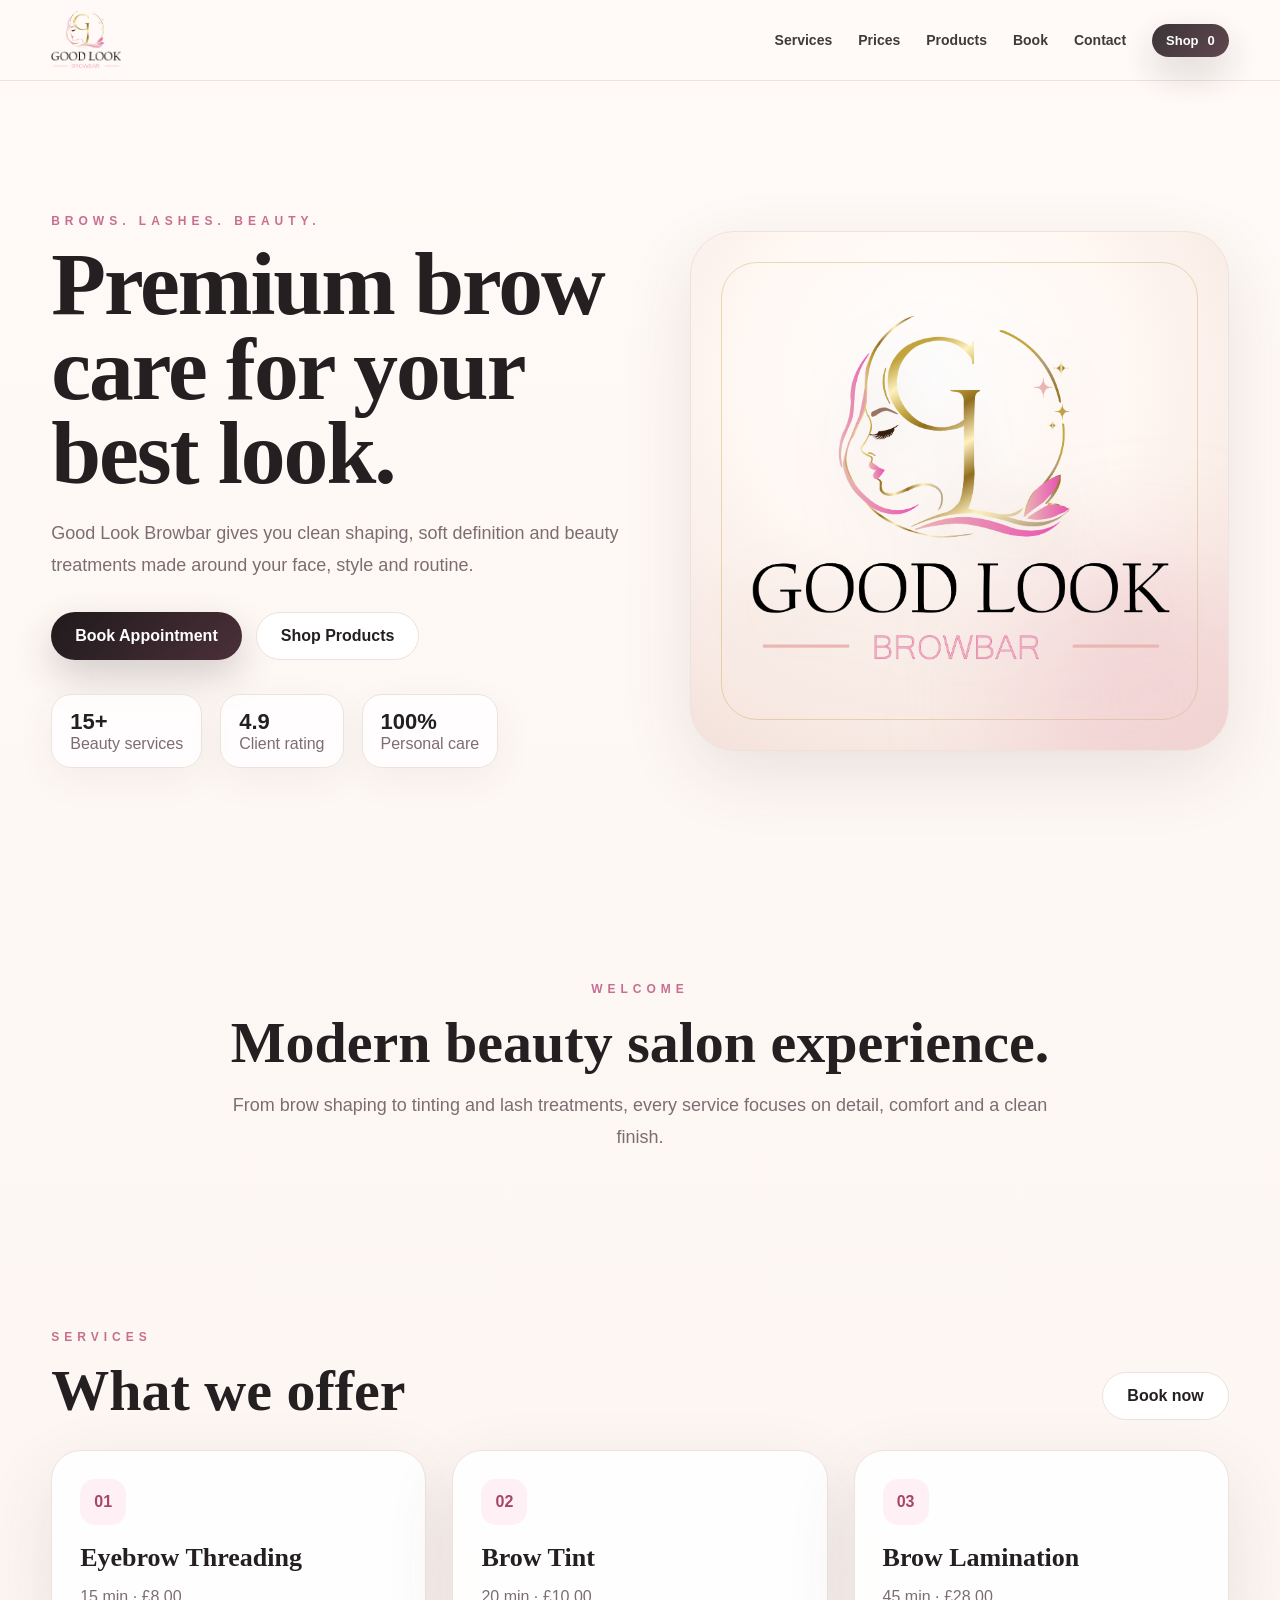
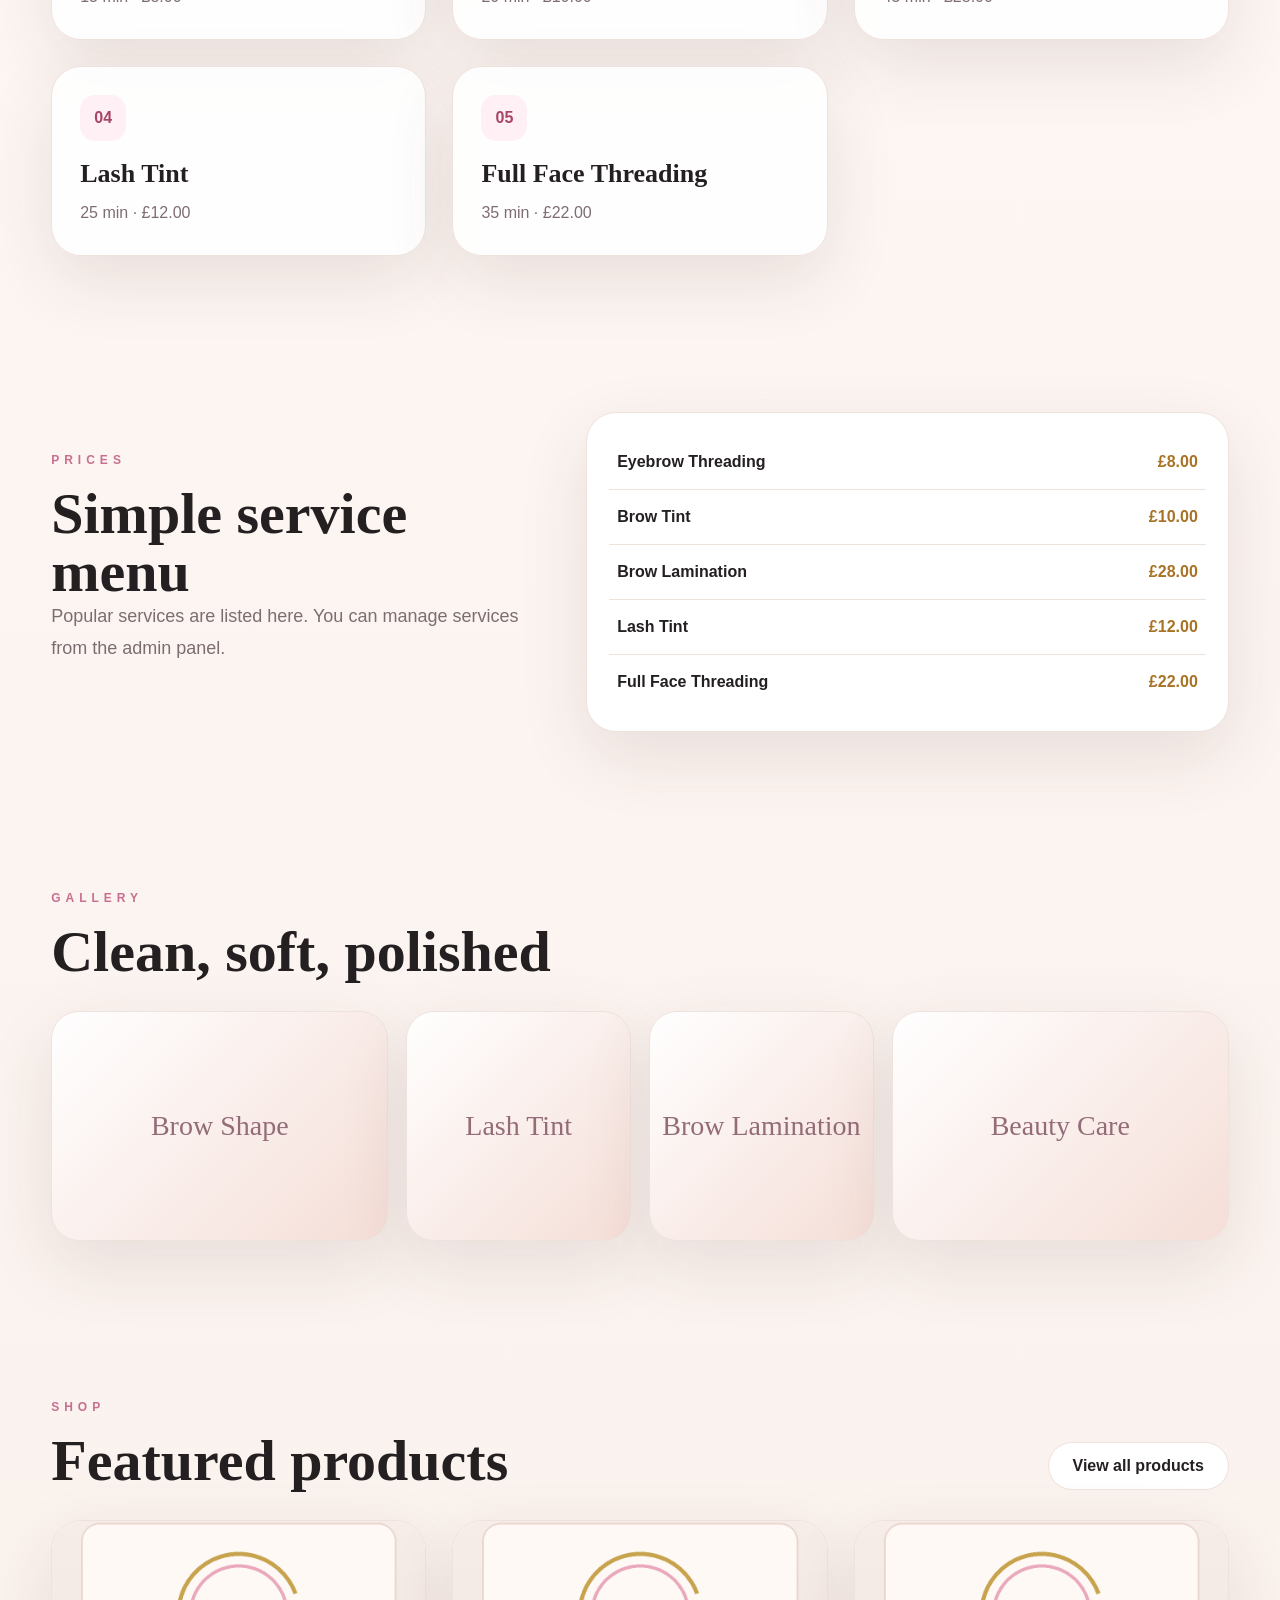
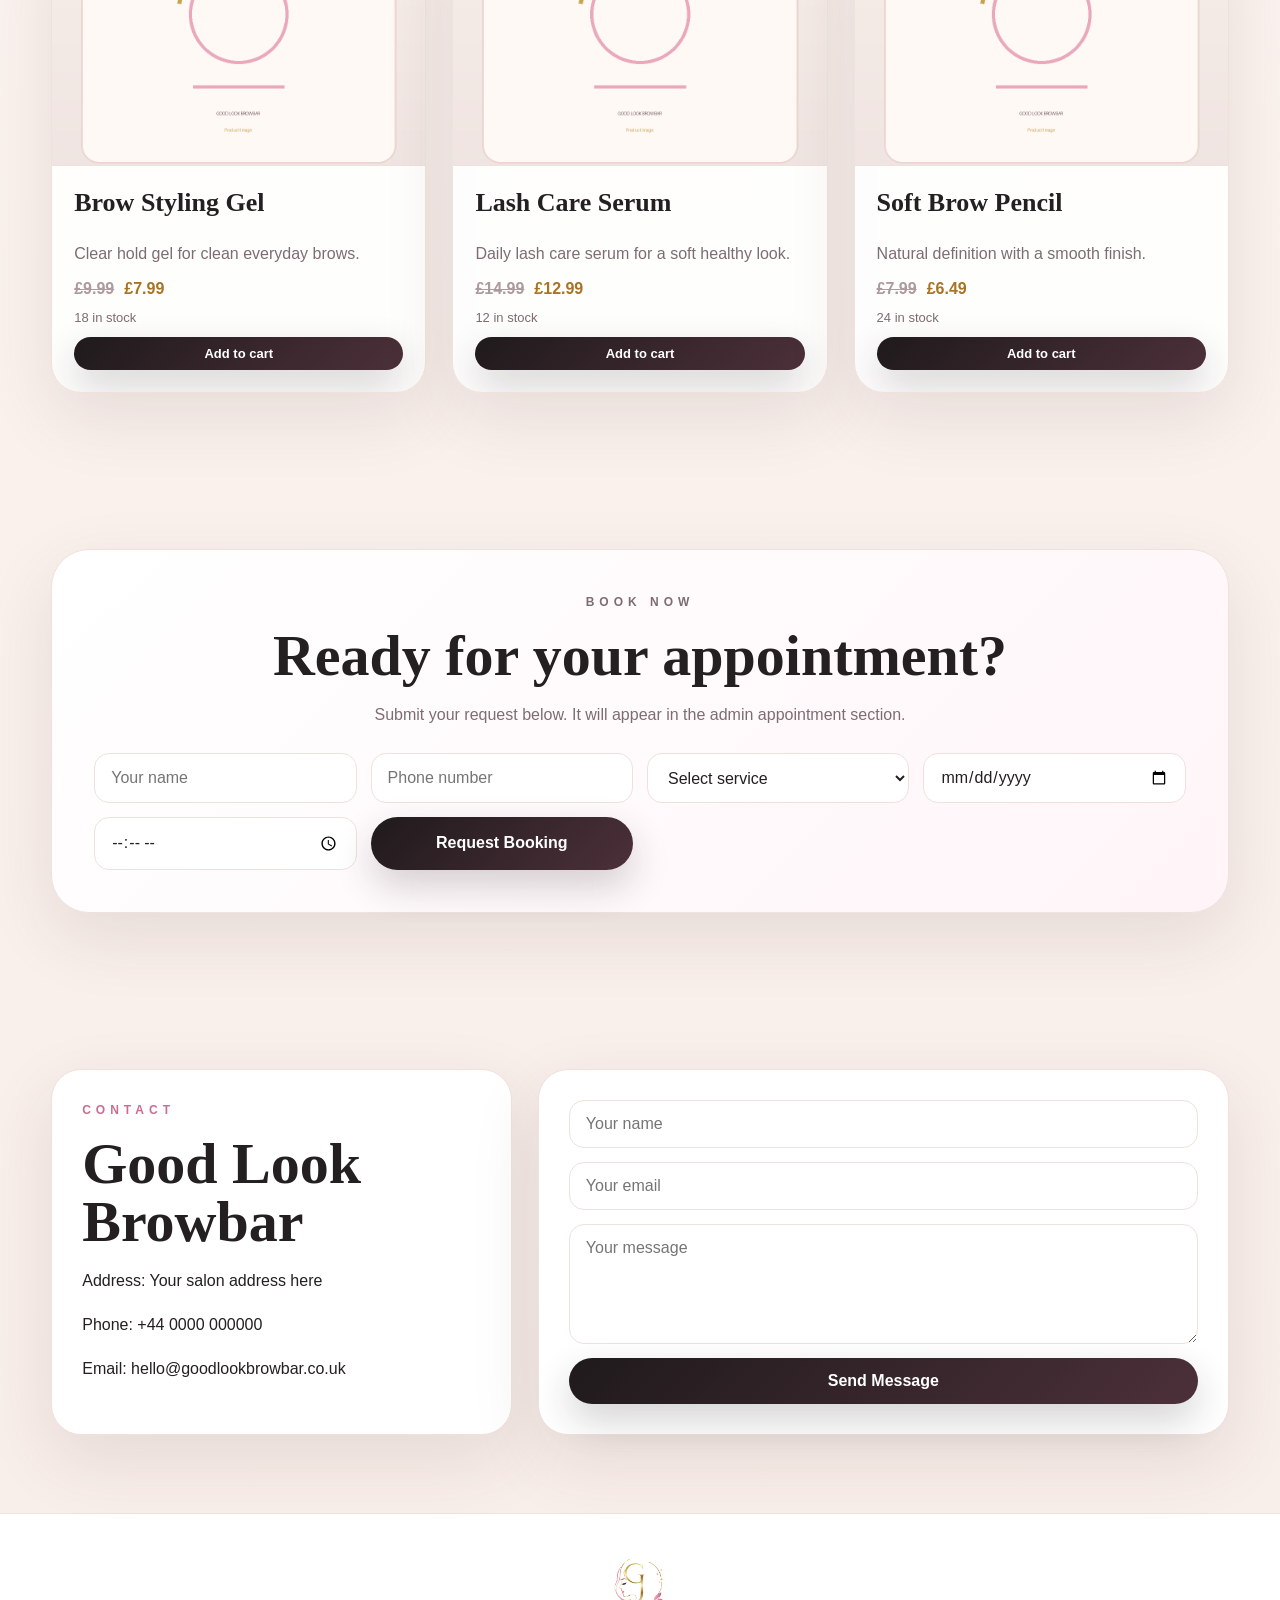
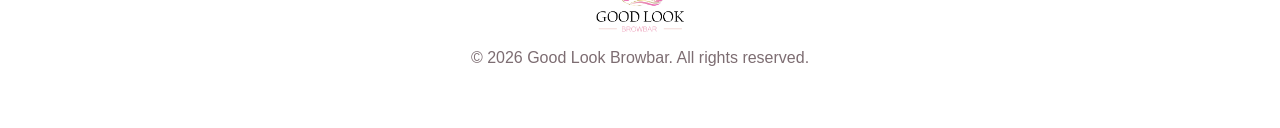
<file: index.html>
<!doctype html><html lang="en"><head><meta charset="utf-8"><meta name="viewport" content="width=device-width,initial-scale=1"><title>Good Look Browbar | Premium Brows, Lashes & Beauty</title><meta name="description" content="Good Look Browbar, premium brow, lash, threading and beauty services with selected beauty products."><link rel="icon" href="assets/logo.png"><link rel="stylesheet" href="style.css"></head><body>
<header class="top"><nav class="nav"><a class="brand" href="index.html"><img src="assets/logo.png" alt="Good Look Browbar logo"></a><button class="menu" id="menuBtn">Menu</button><div class="links" id="navLinks"><a href="#services">Services</a><a href="#pricing">Prices</a><a href="products.html">Products</a><a href="#booking">Book</a><a href="#contact">Contact</a><a class="btn small" href="products.html">Shop <span data-cart-count>0</span></a></div></nav></header>
<main>
<section class="hero container"><div><p class="eyebrow">Brows. Lashes. Beauty.</p><h1>Premium brow care for your best look.</h1><p class="lead">Good Look Browbar gives you clean shaping, soft definition and beauty treatments made around your face, style and routine.</p><div class="hero-actions"><a class="btn" href="#booking">Book Appointment</a><a class="btn light" href="products.html">Shop Products</a></div><div class="hero-stats"><span><b>15+</b>Beauty services</span><span><b>4.9</b>Client rating</span><span><b>100%</b>Personal care</span></div></div><div class="hero-card"><img src="assets/logo.png" alt="Good Look Browbar brand mark"><div class="shine"></div></div></section>
<section class="section intro container"><p class="eyebrow">Welcome</p><h2>Modern beauty salon experience.</h2><p>From brow shaping to tinting and lash treatments, every service focuses on detail, comfort and a clean finish.</p></section>
<section class="section container" id="services"><div class="section-head"><div><p class="eyebrow">Services</p><h2>What we offer</h2></div><a class="btn light" href="#booking">Book now</a></div><div class="grid service-grid" id="homeServices"></div></section>
<section class="section container split" id="pricing"><div><p class="eyebrow">Prices</p><h2>Simple service menu</h2><p class="lead">Popular services are listed here. You can manage services from the admin panel.</p></div><div class="price-list" id="priceList"></div></section>
<section class="section container"><div class="section-head"><div><p class="eyebrow">Gallery</p><h2>Clean, soft, polished</h2></div></div><div class="gallery-grid"><div class="gallery-item">Brow Shape</div><div class="gallery-item">Lash Tint</div><div class="gallery-item">Brow Lamination</div><div class="gallery-item">Beauty Care</div></div></section>
<section class="section container" id="products"><div class="section-head"><div><p class="eyebrow">Shop</p><h2>Featured products</h2></div><a class="btn light" href="products.html">View all products</a></div><div class="grid" id="featuredProducts"></div></section>
<section class="section container" id="booking"><div class="booking-box"><p class="eyebrow">Book now</p><h2>Ready for your appointment?</h2><p>Submit your request below. It will appear in the admin appointment section.</p><form class="booking-form" id="bookingForm"><input required name="customer" placeholder="Your name"><input required name="phone" placeholder="Phone number"><select required name="service" id="bookingService"></select><input required name="date" type="date"><input required name="time" type="time"><button class="btn" type="submit">Request Booking</button></form></div></section>
<section class="section container contact" id="contact"><div class="contact-card"><p class="eyebrow">Contact</p><h2>Good Look Browbar</h2><p>Address: Your salon address here</p><p>Phone: +44 0000 000000</p><p>Email: hello@goodlookbrowbar.co.uk</p></div><form class="contact-form form"><input placeholder="Your name"><input placeholder="Your email"><textarea placeholder="Your message"></textarea><button type="button" class="btn">Send Message</button></form></section>
</main><footer class="footer"><img src="assets/logo.png" alt="Good Look Browbar logo"><p>© <span id="year"></span> Good Look Browbar. All rights reserved.</p></footer><div class="toast" id="toast"></div><script src="store.js"></script><script src="main.js"></script></body></html>
</file>
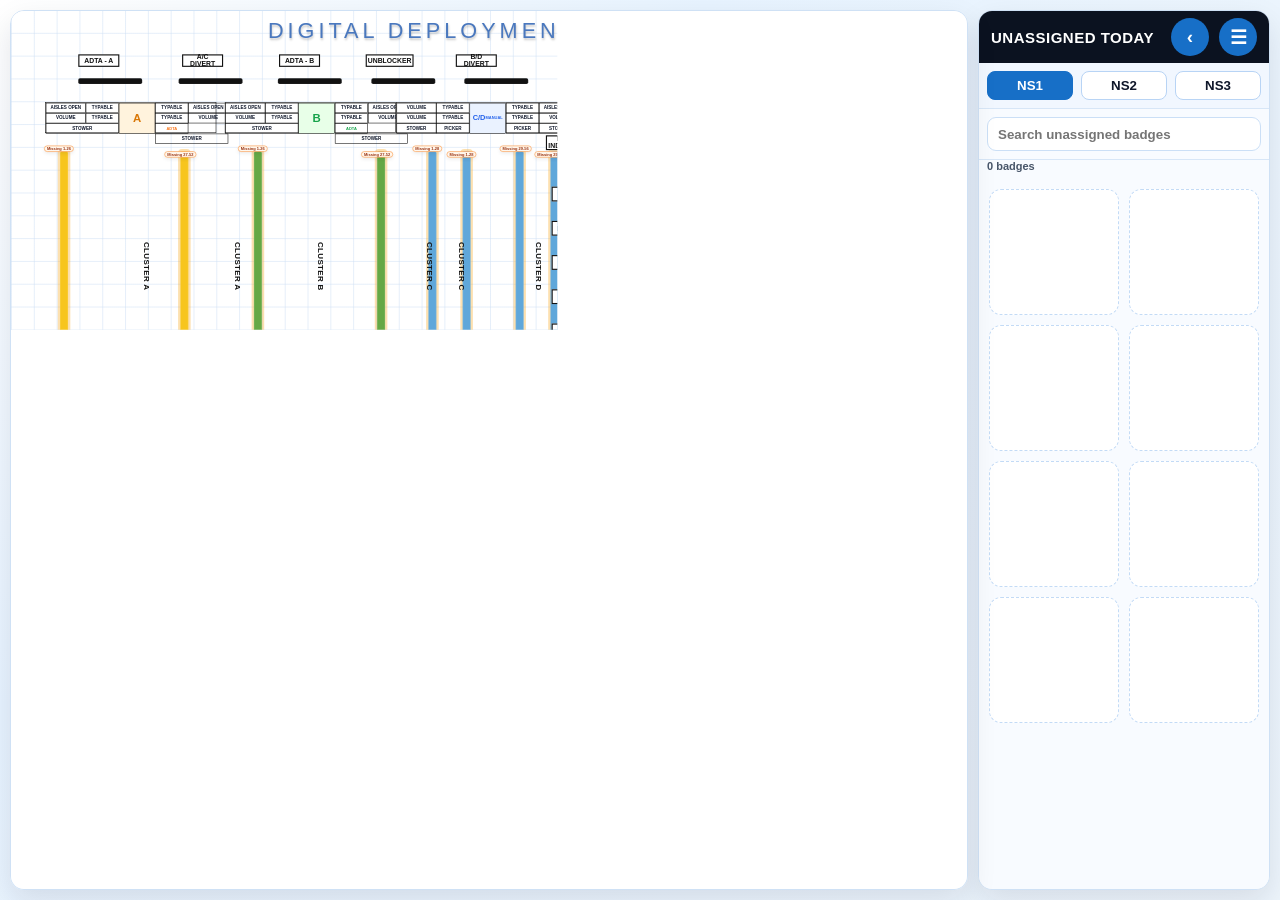
<file: aa.html>
<!DOCTYPE html>
<html lang="en">
<head>
<meta charset="UTF-8">
<meta name="viewport" content="width=device-width, initial-scale=1.0">
<title>Digital Deployment Board v11</title>
<style>
:root{
  --bg:#eaf3fb;
  --ink:#0f172a;
  --muted:#475569;
  --blue:#176fc7;
  --blueDark:#0b4f99;
  --track:#111;
  --line:#d7e6f7;
  --orange:#f59e0b;
  --green:#15803d;
  --red:#dc2626;
  --badgeBlue:#69c7ee;
}
*{box-sizing:border-box}
html,body{margin:0;width:100%;height:100%;overflow:hidden;background:var(--bg);font-family:Arial,Helvetica,sans-serif;color:var(--ink)}
button,input,select,textarea{font-family:inherit}
#app{width:100vw;height:100vh;display:grid;grid-template-columns:1fr 292px;gap:10px;padding:10px;background:radial-gradient(circle at top left,#fff 0,#e7f3ff 45%,#edf5fc 100%)}
#app.pool-collapsed{grid-template-columns:1fr 0px}#app.pool-collapsed #sidePanel{transform:translateX(305px);pointer-events:none}#restorePoolBtn{position:fixed;right:14px;top:88px;z-index:90;width:42px;height:42px;border:0;border-radius:999px;background:#0b6fd3;color:white;font-weight:900;font-size:20px;box-shadow:0 12px 28px rgba(16,24,40,.25);cursor:pointer;display:none}#app.pool-collapsed + #restorePoolBtn{display:block}
#boardShell{position:relative;background:#fff;border:1px solid #cfe1f5;border-radius:14px;overflow:auto;box-shadow:0 12px 30px rgba(16,24,40,.10)}
#stage{position:relative;width:1600px;height:900px;background:linear-gradient(90deg,rgba(209,225,245,.55) 1px,transparent 1px),linear-gradient(0deg,rgba(209,225,245,.55) 1px,transparent 1px),#fff;background-size:40px 40px;overflow:hidden}
.board-title{position:absolute;left:305px;top:16px;width:1020px;text-align:center;font-size:38px;letter-spacing:7px;font-weight:500;color:#4a78be;text-shadow:1px 2px 4px rgba(0,0,0,.22);white-space:nowrap;line-height:1}
.box-label{position:absolute;background:#fff;border:2px solid #111;color:#111;font-size:12px;font-weight:900;text-align:center;display:flex;align-items:center;justify-content:center;text-transform:uppercase;line-height:1.05;z-index:2}
.track{position:absolute;background:#111;border-radius:3px;z-index:1;box-shadow:inset 0 0 0 1px rgba(255,255,255,.08)}
.track.vertical{width:12px}.track.horizontal{height:12px}
.track.yellow{background:#f7c51d}.track.green{background:#65a845}.track.blue{background:#5fa7da}.track.missing{box-shadow:0 0 0 4px rgba(245,158,11,.32),inset 0 0 0 1px rgba(255,255,255,.16)}
.track.covered{box-shadow:0 0 0 4px rgba(22,163,74,.22),inset 0 0 0 1px rgba(255,255,255,.16)}
.mini-table{position:absolute;border:1px solid #111;background:#fff;display:grid;grid-template-columns:70px 58px 64px 58px 70px;grid-auto-rows:18px;font-size:8px;font-weight:900;text-align:center;z-index:2}
.mini-table div{border:1px solid #111;display:flex;align-items:center;justify-content:center;line-height:1.05;text-transform:uppercase}.mini-table .big{font-size:20px}.mini-table .a{color:#d97706;background:#fff3dd}.mini-table .b{color:#16a34a;background:#e8ffe8}.mini-table .cd{color:#2563eb;background:#eaf2ff;font-size:13px}.mini-table .small{font-size:7px}.mini-table .orange{color:#f97316}.mini-table .greenText{color:#16a34a}.mini-table .blueText{color:#2563eb}
.vert-name{position:absolute;writing-mode:vertical-rl;text-orientation:mixed;font-size:14px;font-weight:900;letter-spacing:.6px;color:#111;z-index:2;pointer-events:none}
.drop-zone{position:absolute;border:2px dashed transparent;border-radius:12px;z-index:4}.drop-zone.hover{border-color:#22c55e;background:rgba(34,197,94,.10)}.drop-zone.disabled{background:rgba(148,163,184,.12);border-color:rgba(148,163,184,.36)}
.cover-chip{position:absolute;z-index:8;font-size:7px;font-weight:900;border-radius:999px;padding:1px 4px;pointer-events:none;box-shadow:0 3px 7px rgba(16,24,40,.08);max-width:64px;white-space:nowrap;overflow:hidden;text-overflow:ellipsis}.cover-chip.missing{background:#fff7ed;color:#9a3412;border:1px solid #fb923c}.cover-chip.covered{background:#f0fdf4;color:#166534;border:1px solid #86efac}
.badge{position:absolute;width:52px;height:72px;border-radius:10px;background:#69c7ee;border:2px solid #1f2937;box-shadow:0 10px 18px rgba(16,24,40,.28);overflow:hidden;cursor:grab;user-select:none;touch-action:none;z-index:30;transform-origin:center center}.badge.dragging{opacity:.88;cursor:grabbing;z-index:999;filter:drop-shadow(0 18px 22px rgba(0,0,0,.3))}.badge img{width:100%;height:100%;display:block;object-fit:cover;pointer-events:none}.badge .placeholder{position:absolute;inset:0;background:#69c7ee;display:grid;grid-template-rows:17px 1fr 16px;pointer-events:none;color:#081120}.ph-user{text-align:center;font-size:8px;font-weight:900;padding-top:5px}.ph-name{display:flex;align-items:center;justify-content:center;text-align:center;font-size:11px;font-weight:900;padding:2px}.ph-code{margin:0 8px 5px;background:repeating-linear-gradient(90deg,#000 0 2px,#fff 2px 4px,#000 4px 5px,#fff 5px 8px);border-radius:2px}.badge-note{position:absolute;left:4px;right:4px;bottom:3px;min-height:14px;background:rgba(255,255,255,.96);border:1px solid rgba(0,0,0,.25);border-radius:4px;color:#111;font-size:8px;font-weight:900;text-align:center;line-height:12px;padding:1px 2px;z-index:4;cursor:text;outline:none}.badge.note-empty .badge-note{color:#94a3b8}.pool-badge{position:relative!important;left:auto!important;top:auto!important;width:76px;height:114px;flex:0 0 auto;box-shadow:0 6px 14px rgba(16,24,40,.20)}.pool-badge .badge-note{display:none}
#sidePanel{background:#f8fbff;border:1px solid #cfe1f5;border-radius:14px;overflow:hidden;display:flex;flex-direction:column;box-shadow:0 12px 30px rgba(16,24,40,.10)}
.side-head{height:52px;background:#0b1220;color:#fff;display:flex;align-items:center;padding:0 12px;gap:10px}.side-title{font-weight:900;font-size:15px;letter-spacing:.5px;margin-right:auto}.side-head button{width:38px;height:38px;border:0;border-radius:999px;background:#176fc7;color:#fff;font-size:19px;font-weight:900;cursor:pointer}.tabs{height:46px;display:grid;grid-template-columns:1fr 1fr 1fr;gap:8px;padding:8px;background:#f1f7ff;border-bottom:1px solid #d7e6f7}.tab{border:1px solid #b8d4f5;background:#fff;border-radius:8px;font-weight:900;color:#0f172a;cursor:pointer}.tab.active{background:#176fc7;color:#fff;border-color:#176fc7}.pool-search{padding:8px;border-bottom:1px solid #d7e6f7}.pool-search input{width:100%;height:34px;border:1px solid #cbdff6;border-radius:9px;padding:0 10px;font-weight:800}.pool-count{font-size:11px;font-weight:900;color:#475569;padding:0 8px 7px}.pool-list{flex:1;min-height:0;overflow:auto;padding:10px;display:grid;grid-template-columns:1fr 1fr;gap:10px;align-content:start;background:#f8fbff}.pool-slot{min-height:126px;border:1px dashed #c3dbf6;border-radius:12px;background:#fff;display:flex;align-items:center;justify-content:center;padding:6px}.pool-slot.hover{outline:3px solid #22c55e;background:#f0fdf4}
#menuPanel{position:fixed;right:318px;top:18px;width:380px;max-height:calc(100vh - 36px);overflow:auto;background:#fff;border:1px solid #bfd6f2;border-radius:18px;box-shadow:0 20px 55px rgba(16,24,40,.25);z-index:80;display:none;padding:14px}#menuPanel.open{display:block}.menu-title{font-size:17px;font-weight:900;color:#0b5f9e;margin-bottom:7px}.menu-help{font-size:12px;font-weight:700;color:#52677f;line-height:1.4;margin-bottom:10px}.menu-row{display:grid;gap:8px;margin-bottom:9px}.menu-row.two{grid-template-columns:1fr 1fr}.menu-btn{height:38px;border:0;border-radius:11px;background:#176fc7;color:#fff;font-weight:900;cursor:pointer}.menu-btn.secondary{background:#334155}.menu-btn.danger{background:#dc2626}.menu-btn.green{background:#16a34a}.menu-input,.menu-select,.paste-box{width:100%;border:1px solid #cbdff6;border-radius:11px;font-weight:800;outline:none}.menu-input,.menu-select{height:38px;padding:0 10px}.paste-box{height:150px;padding:10px;resize:vertical;font-size:12px}.status{font-size:12px;font-weight:900;color:#334155;line-height:1.4;padding:8px;background:#f1f7ff;border:1px solid #d7e6f7;border-radius:10px;white-space:pre-wrap;max-height:120px;overflow:auto}.hidden{display:none!important}
.modal{position:fixed;inset:0;background:rgba(15,23,42,.52);display:none;align-items:center;justify-content:center;z-index:100}.modal.open{display:flex}.modal-box{width:min(1100px,calc(100vw - 40px));height:min(760px,calc(100vh - 40px));background:#fff;border-radius:20px;border:1px solid #bfd6f2;box-shadow:0 24px 70px rgba(16,24,40,.32);display:flex;flex-direction:column;overflow:hidden}.modal-head{height:58px;display:flex;align-items:center;gap:10px;background:#0b5fb8;color:#fff;padding:0 14px}.modal-title{font-size:18px;font-weight:900}.modal-head input{height:34px;min-width:260px;border:0;border-radius:999px;padding:0 12px;font-weight:800;margin-left:auto}.modal-head button{height:34px;border:0;border-radius:10px;background:#fff;color:#0b5fb8;font-weight:900;padding:0 12px;cursor:pointer}.modal-body{flex:1;min-height:0;overflow:auto;background:#f7fbff;padding:14px}.all-grid{display:grid;grid-template-columns:repeat(auto-fill,minmax(100px,1fr));gap:12px}.all-card{background:#fff;border:1px solid #d6e4f5;border-radius:14px;padding:8px;text-align:center;box-shadow:0 6px 14px rgba(16,24,40,.06)}.all-card img{width:70px;height:104px;object-fit:cover;border-radius:9px;border:1px solid #111}.all-name{font-size:11px;font-weight:900;margin:5px 0;white-space:nowrap;overflow:hidden;text-overflow:ellipsis}.all-card button{height:28px;width:100%;border:0;border-radius:8px;background:#0b6fd3;color:#fff;font-size:11px;font-weight:900;cursor:pointer;margin-top:5px}.all-card button.remove{background:#dc2626}.cfg-grid{display:grid;grid-template-columns:repeat(auto-fill,minmax(220px,1fr));gap:12px}.cfg-card{background:#fff;border:1px solid #d6e4f5;border-radius:14px;padding:12px}.cfg-title{font-size:14px;font-weight:900;color:#0b5f9e}.cfg-card label{display:block;font-size:12px;font-weight:900;color:#344054;margin:8px 0 4px}.cfg-card input[type=text]{width:100%;height:34px;border:1px solid #cbdff6;border-radius:10px;padding:0 9px;font-weight:800}.cfg-card input[type=checkbox]{transform:scale(1.15)}
.ctx-menu{position:fixed;z-index:150;background:#fff;border:1px solid #cbd5e1;border-radius:12px;box-shadow:0 18px 50px rgba(15,23,42,.22);padding:6px;display:none;min-width:190px}.ctx-menu.open{display:block}.ctx-menu button{display:block;width:100%;border:0;background:#fff;text-align:left;padding:9px 12px;border-radius:8px;cursor:pointer;font-weight:800}.ctx-menu button:hover{background:#eff6ff}.ctx-menu button.danger{color:#dc2626}
.exporting #stage{transform:none!important}.exporting .drop-zone,.exporting .cover-chip{display:none!important}.exporting #stage{box-shadow:none!important;border:0!important}.exporting .badge{box-shadow:0 6px 12px rgba(0,0,0,.18)!important}
@media(max-width:1200px){#app{grid-template-columns:1fr 260px}.pool-list{grid-template-columns:1fr}#menuPanel{right:286px;width:330px}.board-title{left:330px}}
</style>
</head>
<body>
<div id="app">
  <div id="boardShell"><div id="stage"></div></div>
  <aside id="sidePanel">
    <div class="side-head"><div class="side-title">UNASSIGNED TODAY</div><button id="collapsePoolBtn" title="Hide pool">‹</button><button id="menuButton">☰</button></div>
    <div class="tabs"><button class="tab active" data-shift="NS1">NS1</button><button class="tab" data-shift="NS2">NS2</button><button class="tab" data-shift="NS3">NS3</button></div>
    <div class="pool-search"><input id="poolSearch" placeholder="Search unassigned badges"></div>
    <div class="pool-count" id="poolCount">0 badges</div>
    <div class="pool-list" id="poolList"></div>
  </aside>
</div>

<button id="restorePoolBtn" title="Show unassigned pool">☰</button>
<div id="menuPanel">
  <div class="menu-title">Board Menu</div>
  <div class="menu-help">Import badge images once into All Badges. Then bulk add today's NS1, NS2, or NS3 list to Unassigned Today.</div>
  <div class="menu-row two"><button class="menu-btn" id="openAllBtn">All Badges</button><button class="menu-btn secondary" id="configBtn">Board Config</button></div>
  <div class="menu-row two"><button class="menu-btn green" id="importBadgeBtn">Import Badge Images</button><button class="menu-btn" id="exportPngBtn">Export Board PNG</button></div>
  <input type="file" id="badgeFileInput" class="hidden" accept="image/png,image/jpeg,image/webp" multiple>
  <div class="menu-row two"><button class="menu-btn secondary" id="saveJsonBtn">Export JSON</button><button class="menu-btn secondary" id="loadJsonBtn">Import JSON</button></div>
  <input type="file" id="jsonInput" class="hidden" accept="application/json">
  <div class="menu-row"><select id="bulkShift" class="menu-select"><option>NS1</option><option>NS2</option><option>NS3</option></select><textarea id="bulkPaste" class="paste-box" placeholder="Paste Excel list here, one name per line. Example: Bennett, Jay"></textarea><button class="menu-btn" id="bulkAddBtn">Add pasted list to selected shift</button><div class="status" id="bulkStatus">Ready.</div></div>
  <div class="menu-row two"><button class="menu-btn danger" id="clearTodayBtn">Clear Today</button><button class="menu-btn danger" id="resetBtn">Reset All</button></div>
</div>

<div class="modal" id="allModal"><div class="modal-box"><div class="modal-head"><div class="modal-title">All Badges Cache</div><input id="allSearch" placeholder="Search all badges"><button id="addVisibleBtn">Add visible to shift</button><button id="closeAllBtn">Close</button></div><div class="modal-body"><div class="all-grid" id="allGrid"></div></div></div></div>
<div class="modal" id="cfgModal"><div class="modal-box"><div class="modal-head"><div class="modal-title">Board Config</div><button id="saveCfgBtn">Save Config</button><button id="closeCfgBtn">Close</button></div><div class="modal-body"><div class="cfg-grid" id="cfgGrid"></div></div></div></div>
<div class="ctx-menu" id="ctxMenu"><button data-action="note">Edit aisle note</button><button data-action="name">Edit name</button><button data-action="rotate">Rotate badge</button><button data-action="unassign">Move to unassigned</button><button data-action="remove" class="danger">Remove from today</button></div>

<script>
(() => {
'use strict';
const DB_NAME='deployment-board-badges-v6';
const DB_STORE='badges';
const LS_STATE='deployment-board-state-v8';
const LS_CFG='deployment-board-config-v8';
const STAGE_W=1680, STAGE_H=980;
let allBadges=[];
let activeShift='NS1';
let dragging=null;
let ctxBadgeId=null;
let scale=1;
const stage=document.getElementById('stage');
const poolList=document.getElementById('poolList');
const poolCount=document.getElementById('poolCount');
const poolSearch=document.getElementById('poolSearch');
const menuPanel=document.getElementById('menuPanel');
const bulkStatus=document.getElementById('bulkStatus');
const cfgGrid=document.getElementById('cfgGrid');
const allGrid=document.getElementById('allGrid');
const allModal=document.getElementById('allModal');
const cfgModal=document.getElementById('cfgModal');
const ctxMenu=document.getElementById('ctxMenu');

const sectionBounds = {
  TOP_SUPPORT:{x:70,y:70,w:860,h:72},
  CLUSTERS:{x:48,y:170,w:930,h:700},
  TOP_RIGHT:{x:1010,y:88,w:560,h:86},
  INDUCT:{x:980,y:190,w:620,h:560},
  SPIDERS:{x:1438,y:220,w:150,h:650},
  BIGS:{x:960,y:748,w:520,h:112},
  PS_LINES:{x:60,y:892,w:860,h:60},
  AMB:{x:1216,y:890,w:430,h:60}
};
const zones = [
  {id:'ADTA_A', label:'ADTA - A', section:'TOP_SUPPORT', type:'line', x:142, y:104, w:110, h:10, accepts:['Any']},
  {id:'AC_DIVERT', label:'A/C DIVERT', section:'TOP_SUPPORT', type:'line', x:304, y:104, w:110, h:10, accepts:['Any']},
  {id:'ADTA_B', label:'ADTA - B', section:'TOP_SUPPORT', type:'line', x:480, y:104, w:110, h:10, accepts:['Any']},
  {id:'UNBLOCKER', label:'UNBLOCKER', section:'TOP_SUPPORT', type:'line', x:642, y:104, w:110, h:10, accepts:['Any']},
  {id:'BD_DIVERT', label:'B/D DIVERT', section:'TOP_SUPPORT', type:'line', x:802, y:104, w:110, h:10, accepts:['Any']},
  {id:'A_LEFT', label:'A Left', section:'CLUSTERS', type:'vline', x:86, y:246, w:14, h:560, accepts:['Any'], range:'1-26'},
  {id:'A_RIGHT', label:'A Right', section:'CLUSTERS', type:'vline', x:297, y:246, w:14, h:560, accepts:['Any'], range:'27-52'},
  {id:'B_LEFT', label:'B Left', section:'CLUSTERS', type:'vline', x:426, y:246, w:14, h:560, accepts:['Any'], range:'1-26'},
  {id:'B_RIGHT', label:'B Right', section:'CLUSTERS', type:'vline', x:642, y:246, w:14, h:560, accepts:['Any'], range:'27-52'},
  {id:'C_STOW', label:'C Stow', section:'CLUSTERS', type:'vline', x:732, y:246, w:14, h:560, accepts:['Any'], range:'1-28'},
  {id:'C_PICK', label:'C Pick', section:'CLUSTERS', type:'vline', x:792, y:246, w:14, h:560, accepts:['Any'], range:'1-28'},
  {id:'D_PICK', label:'D Pick', section:'CLUSTERS', type:'vline', x:885, y:246, w:14, h:560, accepts:['Any'], range:'29-56'},
  {id:'D_STOW', label:'D Stow', section:'CLUSTERS', type:'vline', x:946, y:246, w:14, h:560, accepts:['Any'], range:'29-56'},
  {id:'MGR', label:'MGR', section:'TOP_RIGHT', type:'line', x:1090, y:101, w:110, h:12, accepts:['Any']},
  {id:'SUP', label:'SUP', section:'TOP_RIGHT', type:'line', x:1276, y:101, w:286, h:12, accepts:['Any']},
  {id:'PS_INDUCT', label:'PS INDUCT', section:'INDUCT', type:'line', x:1090, y:226, w:320, h:13, accepts:['Any']},
  {id:'IN1', label:'IN1', section:'INDUCT', type:'line', x:1090, y:316, w:320, h:13, accepts:['Any']},
  {id:'FLEXI', label:'FLEXI', section:'INDUCT', type:'line', x:1090, y:376, w:320, h:13, accepts:['Any']},
  {id:'ASL1', label:'ASL1', section:'INDUCT', type:'line', x:1090, y:436, w:320, h:13, accepts:['Any']},
  {id:'ASL2', label:'ASL2', section:'INDUCT', type:'line', x:1090, y:496, w:320, h:13, accepts:['Any']},
  {id:'IN2', label:'IN2', section:'INDUCT', type:'line', x:1090, y:556, w:320, h:13, accepts:['Any']},
  {id:'IN3', label:'IN3', section:'INDUCT', type:'line', x:1090, y:616, w:320, h:13, accepts:['Any']},
  {id:'IN4', label:'IN4', section:'INDUCT', type:'line', x:1090, y:676, w:320, h:13, accepts:['Any']},
  {id:'IN5', label:'IN5', section:'INDUCT', type:'line', x:1090, y:736, w:320, h:13, accepts:['Any']},
  {id:'WATER_SPIDER', label:'WATER SPIDER', section:'SPIDERS', type:'vline', x:1478, y:304, w:14, h:416, accepts:['Any']},
  {id:'YARD_MARSHAL', label:'YARD MARSHAL', section:'SPIDERS', type:'vline', x:1550, y:304, w:14, h:416, accepts:['Any']},
  {id:'SORT_BIGS', label:'SORT BIGS', section:'BIGS', type:'line', x:1038, y:772, w:420, h:13, accepts:['Any']},
  {id:'STOW_BIGS', label:'STOW BIGS', section:'BIGS', type:'line', x:1038, y:833, w:420, h:13, accepts:['Any']},
  {id:'PS_LINES', label:'PROBLEM SOLVE LINES', section:'PS_LINES', type:'line', x:70, y:930, w:820, h:10, accepts:['Any']},
  {id:'AMB', label:'AMB', section:'AMB', type:'line', x:1265, y:930, w:350, h:13, accepts:['Any']}
];
const defaultConfig = Object.fromEntries(zones.filter(z=>z.type!=='line' || ['A_LEFT','A_RIGHT','B_LEFT','B_RIGHT','C_STOW','C_PICK','D_PICK','D_STOW'].includes(z.id)).map(z=>[z.id,{enabled:true,label:z.label,range:z.range||''}]));
let config=loadConfig();
let state=loadState();
function loadState(){try{const s=JSON.parse(localStorage.getItem(LS_STATE)||'{}'); return {nextId:s.nextId||1,badges:Array.isArray(s.badges)?s.badges:[]};}catch{return {nextId:1,badges:[]};}}
function save(){localStorage.setItem(LS_STATE,JSON.stringify(state));}
function loadConfig(){try{return {...defaultConfig,...JSON.parse(localStorage.getItem(LS_CFG)||'{}')};}catch{return {...defaultConfig};}}
function saveConfig(){localStorage.setItem(LS_CFG,JSON.stringify(config));}
function init(){renderStageBase(); bind(); render(); refreshAll(); fitStage(); window.addEventListener('resize',fitStage);} 
function renderStageBase(){
  const html=[];
  html.push('<div class="board-title">DIGITAL DEPLOYMENT BOARD</div>');
  topLabel(html,'ADTA - A',118,76,72,22); topLabel(html,'A/C<br>DIVERT',300,76,72,22); topLabel(html,'ADTA - B',470,76,72,22); topLabel(html,'UNBLOCKER',622,76,84,22); topLabel(html,'B/D<br>DIVERT',780,76,72,22);
  topLabel(html,'MGR',1036,94,72,24); topLabel(html,'SUP',1280,94,72,24); topLabel(html,'PS INDUCT',1000,212,74,24); topLabel(html,'WATER<br>SPIDER',1448,244,50,50); topLabel(html,'YARD<br>MARSHAL',1522,244,58,50);
  addTrack(html,'ADTA_A','horizontal black',118,118,112,10); addTrack(html,'AC_DIVERT','horizontal black',294,118,112,10); addTrack(html,'ADTA_B','horizontal black',468,118,112,10); addTrack(html,'UNBLOCKER','horizontal black',632,118,112,10); addTrack(html,'BD_DIVERT','horizontal black',795,118,112,10);
  miniA(html,60,160,'A','a'); miniA(html,375,160,'B','b'); miniCD(html,675,160);
  addTrack(html,'A_LEFT','vertical yellow',86,246,14,560); addTrack(html,'A_RIGHT','vertical yellow',297,246,14,560); addTrack(html,'B_LEFT','vertical green',426,246,14,560); addTrack(html,'B_RIGHT','vertical green',642,246,14,560); addTrack(html,'C_STOW','vertical blue',732,246,14,560); addTrack(html,'C_PICK','vertical blue',792,246,14,560); addTrack(html,'D_PICK','vertical blue',885,246,14,560); addTrack(html,'D_STOW','vertical blue',946,246,14,560);
  vName(html,'CLUSTER A',230,405); vName(html,'CLUSTER A',390,405); vName(html,'CLUSTER B',535,405); vName(html,'CLUSTER C',726,405); vName(html,'CLUSTER C',782,405); vName(html,'CLUSTER D',918,405);
  addTrack(html,'MGR','horizontal black',1130,107,110,12); addTrack(html,'SUP','horizontal black',1360,107,290,12);
  lineRow(html,'PS_INDUCT','PS INDUCT',1010,226,332,13); lineRow(html,'IN1','IN1',1020,316,332,13); lineRow(html,'FLEXI','FLEXI',1020,376,332,13); lineRow(html,'ASL1','ASL1',1020,436,332,13); lineRow(html,'ASL2','ASL2',1020,496,332,13); lineRow(html,'IN2','IN2',1020,556,332,13); lineRow(html,'IN3','IN3',1020,616,332,13); lineRow(html,'IN4','IN4',1020,676,332,13); lineRow(html,'IN5','IN5',1020,736,332,13);
  lineRow(html,'SORT_BIGS','SORT<br>BIGS',972,772,430,13,54,44); lineRow(html,'STOW_BIGS','STOW<br>BIGS',972,833,430,13,54,44);
  addTrack(html,'WATER_SPIDER','vertical black',1478,304,14,416); addTrack(html,'YARD_MARSHAL','vertical black',1550,304,14,416);
  topLabel(html,'PROBLEM SOLVE LINES',70,902,130,24); addTrack(html,'PS_LINES','horizontal black',70,930,820,10); topLabel(html,'AMB',1230,914,54,22); addTrack(html,'AMB','horizontal black',1285,930,350,13);
  zones.forEach(z=>{
    const dz = dropZoneRect(z);
    html.push(`<div class="drop-zone" data-zone="${z.id}" style="left:${dz.x}px;top:${dz.y}px;width:${dz.w}px;height:${dz.h}px"></div>`);
  });
  stage.innerHTML=html.join('');
}
function topLabel(a,text,x,y,w,h){a.push(`<div class="box-label" style="left:${x}px;top:${y}px;width:${w}px;height:${h}px">${text}</div>`);}
function addTrack(a,id,cls,x,y,w,h){a.push(`<div class="track ${cls}" data-track="${id}" style="left:${x}px;top:${y}px;width:${w}px;height:${h}px"></div>`);}
function vName(a,text,x,y){a.push(`<div class="vert-name" style="left:${x}px;top:${y}px">${text}</div>`);}
function lineRow(a,id,label,x,y,w,h,lw=54,lh=26){topLabel(a,label,x-72,y-8,lw,lh); addTrack(a,id,'horizontal black',x,y,w,h);}
function miniA(a,x,y,letter,cls){a.push(`<div class="mini-table" style="left:${x}px;top:${y}px;width:300px;height:54px"><div>AISLES OPEN</div><div>TYPABLE</div><div class="big ${cls}" style="grid-row:1/4;grid-column:3">${letter}</div><div>TYPABLE</div><div>AISLES OPEN</div><div>VOLUME</div><div>TYPABLE</div><div>TYPABLE</div><div>VOLUME</div><div style="grid-column:1/3">STOWER</div><div class="${cls==='a'?'orange':'greenText'} small">ADTA</div><div style="grid-column:4/6">STOWER</div></div>`);}
function miniCD(a,x,y){a.push(`<div class="mini-table" style="left:${x}px;top:${y}px;width:300px;height:54px"><div>VOLUME</div><div>TYPABLE</div><div class="cd" style="grid-row:1/4;grid-column:3">C/D<br><span class="small">MANUAL</span></div><div>TYPABLE</div><div>AISLES OPEN</div><div>VOLUME</div><div>TYPABLE</div><div>TYPABLE</div><div>VOLUME</div><div>STOWER</div><div>PICKER</div><div>PICKER</div><div>STOWER</div></div>`);}
function sectionForZone(z){ return sectionBounds[z.section] || {x:0,y:0,w:STAGE_W,h:STAGE_H}; }
function clipRect(rect,bounds){
  const x=Math.max(rect.x,bounds.x), y=Math.max(rect.y,bounds.y);
  const r=Math.min(rect.x+rect.w,bounds.x+bounds.w), bt=Math.min(rect.y+rect.h,bounds.y+bounds.h);
  return {x, y, w:Math.max(10,r-x), h:Math.max(10,bt-y)};
}
function dropZoneRect(z){
  const bounds = sectionForZone(z);
  let rect;
  if(z.type==='vline'){
    rect = {x:z.x-18, y:z.y-6, w:50, h:z.h+12};
  }else if(['ADTA_A','AC_DIVERT','ADTA_B','UNBLOCKER','BD_DIVERT','MGR','SUP'].includes(z.id)){
    rect = {x:z.x-10, y:bounds.y, w:Math.max(z.w+20,84), h:bounds.h};
  }else if(['PS_LINES','AMB','SORT_BIGS','STOW_BIGS'].includes(z.id)){
    rect = {x:z.x-8, y:z.y-76, w:z.w+16, h:96};
  }else{
    rect = {x:z.x-8, y:z.y-76, w:z.w+16, h:96};
  }
  return clipRect(rect,bounds);
}

function bind(){
  document.getElementById('menuButton').onclick=()=>menuPanel.classList.toggle('open');
  document.getElementById('collapsePoolBtn').onclick=()=>{document.getElementById('app').classList.add('pool-collapsed'); setTimeout(fitStage,60);};
  document.getElementById('restorePoolBtn').onclick=()=>{document.getElementById('app').classList.remove('pool-collapsed'); setTimeout(fitStage,60);};
  document.querySelector('.side-title').ondblclick=()=>{document.getElementById('app').classList.add('pool-collapsed'); setTimeout(fitStage,60);};
  document.getElementById('importBadgeBtn').onclick=()=>document.getElementById('badgeFileInput').click();
  document.getElementById('badgeFileInput').onchange=importBadgeImages;
  document.getElementById('openAllBtn').onclick=openAllBadges;
  document.getElementById('closeAllBtn').onclick=()=>allModal.classList.remove('open');
  document.getElementById('allSearch').oninput=renderAllGrid;
  document.getElementById('addVisibleBtn').onclick=addVisibleAllToShift;
  document.getElementById('configBtn').onclick=openConfig;
  document.getElementById('closeCfgBtn').onclick=()=>cfgModal.classList.remove('open');
  document.getElementById('saveCfgBtn').onclick=saveConfigModal;
  document.getElementById('bulkAddBtn').onclick=bulkAdd;
  document.getElementById('exportPngBtn').onclick=exportBoardPng;
  document.getElementById('saveJsonBtn').onclick=exportJson;
  document.getElementById('loadJsonBtn').onclick=()=>document.getElementById('jsonInput').click();
  document.getElementById('jsonInput').onchange=importJson;
  document.getElementById('clearTodayBtn').onclick=()=>{if(confirm('Clear today board and unassigned pools?')){state.badges=[];save();render();}};
  document.getElementById('resetBtn').onclick=()=>{if(confirm('Reset everything? All cached badge images will stay.')){localStorage.removeItem(LS_STATE);localStorage.removeItem(LS_CFG);state=loadState();config=loadConfig();render();}};
  document.querySelectorAll('.tab').forEach(t=>t.onclick=()=>{activeShift=t.dataset.shift;document.querySelectorAll('.tab').forEach(x=>x.classList.toggle('active',x===t));renderPool();});
  poolSearch.oninput=renderPool;
  ctxMenu.querySelectorAll('button').forEach(b=>b.onclick=()=>handleCtx(b.dataset.action));
  document.addEventListener('click',e=>{if(!e.target.closest('.ctx-menu')) closeCtx();});
}
function fitStage(){ const shell=document.getElementById('boardShell'); const r=shell.getBoundingClientRect(); const sx=r.width/STAGE_W; const sy=r.height/STAGE_H; scale=Math.min(sx,sy,1); stage.style.transformOrigin='top left'; stage.style.transform=`scale(${scale})`; stage.style.width=(STAGE_W*scale)+'px'; stage.style.height=(STAGE_H*scale)+'px'; shell.scrollLeft=0; shell.scrollTop=0; }
function render(){ renderPool(); renderBoardBadges(); applyCoverage(); save(); }
function renderPool(){
  const q=(poolSearch.value||'').toLowerCase().trim();
  const list=state.badges.filter(b=>b.location==='pool'&&b.shift===activeShift&&(!q||(b.name||'').toLowerCase().includes(q)||(b.fileName||'').toLowerCase().includes(q)));
  poolCount.textContent=list.length+' badges'; poolList.innerHTML='';
  const slotCount=Math.max(8,list.length+2);
  for(let i=0;i<slotCount;i++){const slot=document.createElement('div'); slot.className='pool-slot'; slot.dataset.poolSlot='1'; if(list[i]) slot.appendChild(makeBadgeEl(list[i],true)); poolList.appendChild(slot);} attachPoolDrop(); attachBadgeEvents();
}
function renderBoardBadges(){ stage.querySelectorAll('.badge').forEach(b=>b.remove()); state.badges.filter(b=>b.location==='board').forEach(b=>stage.appendChild(makeBadgeEl(b,false))); attachBadgeEvents(); }
function makeBadgeEl(b,pool){ const el=document.createElement('div'); el.className='badge'+(pool?' pool-badge':'')+(!b.note?' note-empty':''); el.dataset.id=b.id; el.draggable=false; if(!pool){el.style.left=b.x+'px';el.style.top=b.y+'px';el.style.transform=`rotate(${b.rotation||0}deg)`;} el.innerHTML=b.image?`<img src="${b.image}" alt="">`:`<div class="placeholder"><div class="ph-user">${escapeHtml(b.name||'Associate')}</div><div class="ph-name">${escapeHtml(shortName(b.name||'Associate'))}</div><div class="ph-code"></div></div>`; const note=document.createElement('div'); note.className='badge-note'; note.contentEditable='true'; note.spellcheck=false; note.textContent=b.note||''; note.addEventListener('pointerdown',e=>e.stopPropagation()); note.addEventListener('input',()=>{b.note=note.textContent.trim(); el.classList.toggle('note-empty',!b.note); applyCoverage(); save();}); note.addEventListener('blur',()=>render()); el.appendChild(note); return el; }
function attachBadgeEvents(){ document.querySelectorAll('.badge').forEach(el=>{ if(el.dataset.bound)return; el.dataset.bound='1'; el.addEventListener('pointerdown',pointerDown); el.addEventListener('contextmenu',e=>{e.preventDefault(); ctxBadgeId=el.dataset.id; ctxMenu.style.left=e.clientX+'px';ctxMenu.style.top=e.clientY+'px';ctxMenu.classList.add('open');}); }); }
function pointerDown(e){ if(e.target.classList.contains('badge-note'))return; const id=e.currentTarget.dataset.id; const b=state.badges.find(x=>x.id===id); if(!b)return; e.preventDefault(); e.currentTarget.setPointerCapture(e.pointerId); const p=toStage(e); dragging={badge:b,el:e.currentTarget,dx:p.x-(b.location==='board'?b.x:30),dy:p.y-(b.location==='board'?b.y:30),from:b.location}; if(b.location==='pool'){b.location='board'; b.x=p.x-29; b.y=p.y-43; renderPool(); stage.appendChild(e.currentTarget); e.currentTarget.classList.remove('pool-badge'); e.currentTarget.style.left=b.x+'px'; e.currentTarget.style.top=b.y+'px'; e.currentTarget.style.transform=`rotate(${b.rotation||0}deg)`;} e.currentTarget.classList.add('dragging'); window.addEventListener('pointermove',pointerMove); window.addEventListener('pointerup',pointerUp,{once:true}); }
function pointerMove(e){ if(!dragging)return; const p=toStage(e); dragging.badge.x=clamp(p.x-dragging.dx,0,STAGE_W-52); dragging.badge.y=clamp(p.y-dragging.dy,0,STAGE_H-72); dragging.el.style.left=dragging.badge.x+'px'; dragging.el.style.top=dragging.badge.y+'px'; updateHover(dragging.badge); }
function pointerUp(e){ if(!dragging)return; window.removeEventListener('pointermove',pointerMove); const b=dragging.badge; const cx=b.x+22, cy=b.y+33; const zone=getZoneAt(cx,cy); const poolHit=getPoolSlotAt(e.clientX,e.clientY); if(poolHit){b.location='pool';b.shift=activeShift;b.zone='';b.x=30;b.y=30;} else if(zone){b.location='board';b.zone=zone.dataset.zone; snapBadge(b,zone.dataset.zone);} dragging.el.classList.remove('dragging'); dragging=null; clearHover(); render(); }
function toStage(e){const r=stage.getBoundingClientRect();return{x:(e.clientX-r.left)/scale,y:(e.clientY-r.top)/scale};}
function getZoneAt(x,y){
  const hits=Array.from(stage.querySelectorAll('.drop-zone')).filter(z=>{
    const l=parseFloat(z.style.left),t=parseFloat(z.style.top),w=parseFloat(z.style.width),h=parseFloat(z.style.height);
    return x>=l&&x<=l+w&&y>=t&&y<=t+h&&!z.classList.contains('disabled');
  });
  if(!hits.length)return null;
  hits.sort((a,b)=>zoneDistance(a,x,y)-zoneDistance(b,x,y));
  return hits[0];
}
function zoneDistance(el,x,y){
  const id=el.dataset.zone; const z=zones.find(item=>item.id===id); if(!z)return 999999;
  const cx=z.x+z.w/2, cy=z.y+z.h/2;
  if(z.type==='vline') return Math.abs(x-cx)*4 + Math.max(0,Math.abs(y-cy)-z.h/2);
  return Math.abs(y-cy)*4 + Math.max(0,Math.abs(x-cx)-z.w/2);
}
function updateHover(b){clearHover(); const z=getZoneAt(b.x+22,b.y+33); if(z)z.classList.add('hover');}
function clearHover(){document.querySelectorAll('.drop-zone.hover,.pool-slot.hover').forEach(z=>z.classList.remove('hover'));}
function getPoolSlotAt(x,y){return Array.from(document.querySelectorAll('.pool-slot')).find(s=>{const r=s.getBoundingClientRect(); return x>=r.left&&x<=r.right&&y>=r.top&&y<=r.bottom;});}
function attachPoolDrop(){ poolList.querySelectorAll('.pool-slot').forEach(slot=>{slot.onpointerenter=()=>slot.classList.add('hover');slot.onpointerleave=()=>slot.classList.remove('hover');});}
function snapBadge(b,zoneId){
  const z=zones.find(x=>x.id===zoneId);
  if(!z)return;

  const BW=52, BH=72;
  const bounds = sectionForZone(z);
  const siblings=state.badges
    .filter(x=>x.location==='board'&&x.zone===zoneId&&x.id!==b.id)
    .sort((a,b)=>(a.slotIndex??0)-(b.slotIndex??0));
  const occupied=new Set(siblings.map(x=>x.slotIndex).filter(v=>v!==undefined));
  let idx=0; while(occupied.has(idx))idx++; b.slotIndex=idx;

  const sideBySideZones=new Set(['MGR','SUP','PS_INDUCT','PS_LINES','ADTA_A','ADTA_B','AC_DIVERT','BD_DIVERT','UNBLOCKER','SORT_BIGS','STOW_BIGS','AMB']);

  if(z.type==='vline'){
    const maxSlots=10;
    const usableTop = Math.max(bounds.y+6, z.y+2);
    const usableBottom = Math.min(bounds.y+bounds.h-BH-6, z.y+z.h-BH-2);
    const step = Math.max(2, Math.floor((usableBottom-usableTop)/Math.max(1,maxSlots-1)));
    const cappedIdx=Math.min(idx,maxSlots-1);
    b.x=snap(z.x+(z.w/2)-(BW/2),2);
    b.y=snap(usableTop+(cappedIdx*step),2);
  }else if(sideBySideZones.has(z.id)){
    const topBase = Math.max(bounds.y+4, z.y-BH-10);
    const leftBase = Math.max(bounds.x+4, z.x);
    const rightLimit = Math.min(bounds.x+bounds.w-4, z.x+z.w);
    const gapX=10, gapY=10;
    const perRow=Math.max(1,Math.floor((rightLimit-leftBase)/(BW+gapX)));
    b.x=snap(leftBase+(idx%perRow)*(BW+gapX),2);
    b.y=snap(topBase+Math.floor(idx/perRow)*(BH+gapY),2);
  }else{
    const maxSlots=10;
    const usableLeft = Math.max(bounds.x+4, z.x);
    const usableTop = Math.max(bounds.y+6, z.y-BH-10);
    const usableBottom = Math.min(bounds.y+bounds.h-BH-6, z.y+12);
    const step = Math.max(2, Math.floor((usableBottom-usableTop)/Math.max(1,maxSlots-1)));
    const cappedIdx=Math.min(idx,maxSlots-1);
    b.x=snap(usableLeft,2);
    b.y=snap(usableTop+(cappedIdx*step),2);
  }

  b.x=clamp(b.x,bounds.x,Math.min(bounds.x+bounds.w-BW,STAGE_W-BW));
  b.y=clamp(b.y,bounds.y,Math.min(bounds.y+bounds.h-BH,STAGE_H-BH));
}

function snap(v,grid=4){return Math.round(v/grid)*grid;}
async function refreshAll(){allBadges=await dbAll();}
async function importBadgeImages(){const input=document.getElementById('badgeFileInput'); const files=Array.from(input.files||[]); for(const f of files){const image=await readFile(f); const rec={id:'ALL_'+Date.now()+'_'+Math.random().toString(16).slice(2),name:cleanName(f.name),fileName:f.name,image,keys:makeKeys(cleanName(f.name),f.name)}; await dbPut(rec);} input.value=''; await refreshAll(); openAllBadges();}
function openAllBadges(){refreshAll().then(()=>{renderAllGrid();allModal.classList.add('open');});}
function renderAllGrid(){const q=(document.getElementById('allSearch').value||'').toLowerCase().trim(); allGrid.innerHTML=''; allBadges.filter(b=>!q||searchText(b).includes(q)).forEach(b=>{const c=document.createElement('div');c.className='all-card';c.innerHTML=`<img src="${b.image}"><div class="all-name" title="${escapeHtml(b.name)}">${escapeHtml(b.name)}</div><button>Add to ${activeShift}</button><button class="remove">Delete</button>`; c.querySelector('button').onclick=()=>addMasterToShift(b,activeShift); c.querySelector('.remove').onclick=async()=>{if(confirm('Delete this badge from All Badges cache?')){await dbDelete(b.id);await refreshAll();renderAllGrid();}}; allGrid.appendChild(c);});}
function addVisibleAllToShift(){const q=(document.getElementById('allSearch').value||'').toLowerCase().trim(); allBadges.filter(b=>!q||searchText(b).includes(q)).forEach(b=>addMasterToShift(b,activeShift,false)); render();}
function addMasterToShift(master,shift=activeShift,rerender=true){ if(state.badges.some(b=>b.masterId===master.id&&b.shift===shift))return; state.badges.push({id:'B'+state.nextId++,masterId:master.id,name:master.name,fileName:master.fileName,image:master.image,note:'',location:'pool',shift,zone:'',x:30,y:30,rotation:0}); if(rerender)render(); }
function bulkAdd(){const shift=document.getElementById('bulkShift').value; const lines=document.getElementById('bulkPaste').value.split(/\n+/).map(s=>s.trim()).filter(Boolean); const added=[],missing=[],dupes=[]; lines.forEach(line=>{const m=findMaster(line); if(!m){missing.push(line);return;} if(state.badges.some(b=>b.masterId===m.id&&b.shift===shift)){dupes.push(line);return;} addMasterToShift(m,shift,false); added.push(m.name);}); activeShift=shift; document.querySelectorAll('.tab').forEach(t=>t.classList.toggle('active',t.dataset.shift===shift)); render(); let msg=`Added ${added.length}. Missing ${missing.length}. Duplicate ${dupes.length}.`; if(missing.length)msg+='\n\nMissing:\n'+missing.join('\n'); if(dupes.length)msg+='\n\nAlready in '+shift+':\n'+dupes.join('\n'); bulkStatus.textContent=msg;}
function findMaster(input){const candidates=keysForInput(input); let scored=[]; for(const b of allBadges){const keys=b.keys||makeKeys(b.name,b.fileName); let score=0; for(const c of candidates){if(keys.includes(c))score=Math.max(score,100); else if(keys.some(k=>k.includes(c)||c.includes(k)))score=Math.max(score,80); else {const toks=c.split(' ').filter(Boolean); const full=(keys.join(' ')); if(toks.length>=2&&toks.every(t=>full.includes(t)))score=Math.max(score,65);}} if(score)scored.push({b,score});} scored.sort((a,b)=>b.score-a.score||a.b.name.localeCompare(b.b.name)); return scored[0]?.b||null;}
function makeKeys(name,fileName){return [...new Set([...keysForInput(name),...keysForInput(fileName||'')])];}
function keysForInput(s){s=String(s||'').replace(/\.[a-z0-9]+$/i,''); const raw=s; const n=norm(raw); const out=[n]; if(raw.includes(',')){const parts=raw.split(',').map(x=>x.trim()).filter(Boolean); if(parts.length>=2){out.push(norm(parts[1]+' '+parts[0])); out.push(norm(parts[0]+' '+parts[1]));}} const toks=n.split(' ').filter(t=>t.length>1); if(toks.length>=2){out.push(toks[0]+' '+toks[toks.length-1]); out.push(toks[toks.length-1]+' '+toks[0]);} if(toks.length===1)out.push(toks[0]); return [...new Set(out.filter(Boolean))];}
function norm(s){return String(s||'').toLowerCase().normalize('NFKD').replace(/[\u0300-\u036f]/g,'').replace(/[^a-z0-9]+/g,' ').replace(/\b(employee|associate|badge|png|jpg|jpeg|webp|copy)\b/g,' ').replace(/\s+/g,' ').trim();}
function searchText(b){return norm([b.name,b.fileName,(b.keys||[]).join(' ')].join(' '));}
function cleanName(n){return String(n||'Badge').replace(/\.[^.]+$/,'').replace(/[_-]+/g,' ').replace(/\s+/g,' ').trim();}
function applyCoverage(){ stage.querySelectorAll('.track').forEach(t=>t.classList.remove('missing','covered')); stage.querySelectorAll('.drop-zone').forEach(z=>z.classList.remove('disabled')); stage.querySelectorAll('.cover-chip').forEach(c=>c.remove()); Object.keys(config).forEach(id=>{const c=config[id]; const dz=stage.querySelector(`.drop-zone[data-zone="${escAttr(id)}"]`); if(dz)dz.classList.toggle('disabled',!c.enabled); const tr=stage.querySelector(`.track[data-track="${escAttr(id)}"]`); if(!tr||!c.enabled)return; const range=(c.range||'').trim(); if(!range)return; const gaps=coverageGaps(id,range); if(gaps.length){tr.classList.add('missing'); addCoverChip(id,'Missing '+gaps.join(', '),'missing');} else {tr.classList.add('covered'); addCoverChip(id,'Covered','covered');}});}
function coverageGaps(zone,rangeText){const active=parseRanges(rangeText); if(active.size===0)return []; const covered=new Set(); state.badges.filter(b=>b.location==='board'&&b.zone===zone).forEach(b=>parseRanges(b.note||'').forEach(n=>covered.add(n))); const gaps=[]; let start=null,prev=null; [...active].sort((a,b)=>a-b).forEach(n=>{if(covered.has(n)){if(start!==null){gaps.push(start===prev?String(start):`${start}-${prev}`);start=null;prev=null;}return;} if(start===null){start=n;prev=n;} else if(n===prev+1){prev=n;} else {gaps.push(start===prev?String(start):`${start}-${prev}`);start=n;prev=n;}}); if(start!==null)gaps.push(start===prev?String(start):`${start}-${prev}`); return gaps;}
function parseRanges(text){const set=new Set(); const re=/(\d+)\s*(?:to|-|–|—)\s*(\d+)|(\d+)/gi; let m; while((m=re.exec(String(text||'')))){if(m[1]&&m[2]){let a=+m[1],b=+m[2]; if(a>b)[a,b]=[b,a]; for(let i=a;i<=b;i++)set.add(i);} else if(m[3]) set.add(+m[3]);} return set;}
function addCoverChip(zoneId,text,type){
  const z=zones.find(z=>z.id===zoneId); if(!z)return;
  const chip=document.createElement('div'); chip.className='cover-chip '+type; chip.title=text; chip.textContent=text;
  if(z.type==='vline'){
    const stagger = (['A_RIGHT','B_RIGHT','C_PICK','D_STOW'].includes(zoneId)) ? 10 : 0;
    chip.style.left=(z.x-28)+'px';
    chip.style.top=(z.y-10+stagger)+'px';
  }else{
    chip.style.left=(z.x+4)+'px';
    chip.style.top=(z.y-20)+'px';
  }
  stage.appendChild(chip);
}
function openConfig(){cfgGrid.innerHTML=''; Object.keys(config).forEach(id=>{const c=config[id]; const card=document.createElement('div');card.className='cfg-card';card.innerHTML=`<div class="cfg-title">${escapeHtml(c.label||id)}</div><label><input type="checkbox" data-id="${escapeHtml(id)}" data-field="enabled" ${c.enabled?'checked':''}> Area in use</label><label>Active range</label><input type="text" data-id="${escapeHtml(id)}" data-field="range" value="${escapeHtml(c.range||'')}" placeholder="Example: 1-26">`; cfgGrid.appendChild(card);}); cfgModal.classList.add('open');}
function saveConfigModal(){cfgGrid.querySelectorAll('[data-id]').forEach(inp=>{const id=inp.dataset.id; if(!config[id])config[id]={enabled:true,label:id,range:''}; if(inp.dataset.field==='enabled')config[id].enabled=inp.checked; if(inp.dataset.field==='range')config[id].range=inp.value.trim();}); saveConfig(); cfgModal.classList.remove('open'); render();}
function handleCtx(action){const b=state.badges.find(x=>x.id===ctxBadgeId); if(!b)return; if(action==='note')editNote(b); if(action==='name'){const n=prompt('Badge name',b.name||''); if(n!==null&&n.trim())b.name=n.trim();} if(action==='rotate'){b.rotation=((+b.rotation||0)+90)%360;} if(action==='unassign'){b.location='pool';b.shift=activeShift;b.zone='';b.slotIndex=undefined;} if(action==='remove'){state.badges=state.badges.filter(x=>x.id!==b.id);} closeCtx(); render();}
function editNote(b){const n=prompt('Aisle range or note',b.note||''); if(n!==null)b.note=n.trim();}
function closeCtx(){ctxMenu.classList.remove('open');ctxBadgeId=null;}
async function exportBoardPng(){ menuPanel.classList.remove('open'); closeCtx(); document.body.classList.add('exporting'); const clone=stage.cloneNode(true); clone.querySelectorAll('.drop-zone,.cover-chip').forEach(el=>el.remove()); clone.style.transform='none'; clone.style.position='relative'; clone.style.left='0'; clone.style.top='0'; const styles=document.querySelector('style').textContent; const svg=`<svg xmlns="http://www.w3.org/2000/svg" width="${STAGE_W}" height="${STAGE_H}"><foreignObject width="100%" height="100%"><div xmlns="http://www.w3.org/1999/xhtml"><style>${styles}</style>${clone.outerHTML}</div></foreignObject></svg>`; const url=URL.createObjectURL(new Blob([svg],{type:'image/svg+xml;charset=utf-8'})); const img=new Image(); img.onload=()=>{const canvas=document.createElement('canvas');canvas.width=STAGE_W;canvas.height=STAGE_H;const ctx=canvas.getContext('2d');ctx.fillStyle='#fff';ctx.fillRect(0,0,STAGE_W,STAGE_H);ctx.drawImage(img,0,0);URL.revokeObjectURL(url);canvas.toBlob(blob=>downloadBlob(blob,'deployment-board.png'));document.body.classList.remove('exporting');}; img.onerror=()=>{document.body.classList.remove('exporting');URL.revokeObjectURL(url);alert('Export failed. Try again after badges finish loading.');}; img.src=url;}
function exportJson(){downloadBlob(new Blob([JSON.stringify(state,null,2)],{type:'application/json'}),'deployment-board-today.json');}
async function importJson(){const input=document.getElementById('jsonInput'); const f=input.files&&input.files[0]; if(!f)return; try{state=JSON.parse(await f.text()); if(!Array.isArray(state.badges))throw new Error('bad'); save(); render();}catch{alert('Invalid JSON');} input.value='';}
function readFile(f){return new Promise(res=>{const r=new FileReader();r.onload=()=>res(r.result);r.readAsDataURL(f);});}
function downloadBlob(blob,name){const a=document.createElement('a');const url=URL.createObjectURL(blob);a.href=url;a.download=name;document.body.appendChild(a);a.click();a.remove();setTimeout(()=>URL.revokeObjectURL(url),500);}
function shortName(name){const p=String(name||'').trim().split(/\s+/); if(p.length===1)return p[0].slice(0,8); return (p[0][0]+p[p.length-1][0]).toUpperCase();}
function escapeHtml(s){return String(s||'').replace(/[&<>"']/g,c=>({'&':'&amp;','<':'&lt;','>':'&gt;','"':'&quot;',"'":'&#039;'}[c]));}
function escAttr(s){return String(s).replace(/\\/g,'\\\\').replace(/"/g,'\\"');}
function clamp(v,min,max){return Math.max(min,Math.min(max,v));}
async function openDB(){return new Promise(res=>{const r=indexedDB.open(DB_NAME,1);r.onupgradeneeded=()=>{const db=r.result;if(!db.objectStoreNames.contains(DB_STORE))db.createObjectStore(DB_STORE,{keyPath:'id'});};r.onsuccess=()=>res(r.result);r.onerror=()=>res(null);});}
async function dbAll(){const db=await openDB(); if(!db)return []; return new Promise(res=>{const tx=db.transaction(DB_STORE,'readonly');const req=tx.objectStore(DB_STORE).getAll();req.onsuccess=()=>res(req.result||[]);req.onerror=()=>res([]);});}
async function dbPut(rec){const db=await openDB(); if(!db)return; return new Promise(res=>{const tx=db.transaction(DB_STORE,'readwrite');const req=tx.objectStore(DB_STORE).put(rec);req.onsuccess=()=>res();req.onerror=()=>res();});}
async function dbDelete(id){const db=await openDB(); if(!db)return; return new Promise(res=>{const tx=db.transaction(DB_STORE,'readwrite');const req=tx.objectStore(DB_STORE).delete(id);req.onsuccess=()=>res();req.onerror=()=>res();});}
init();
})();
</script>
</body>
</html>
</file>
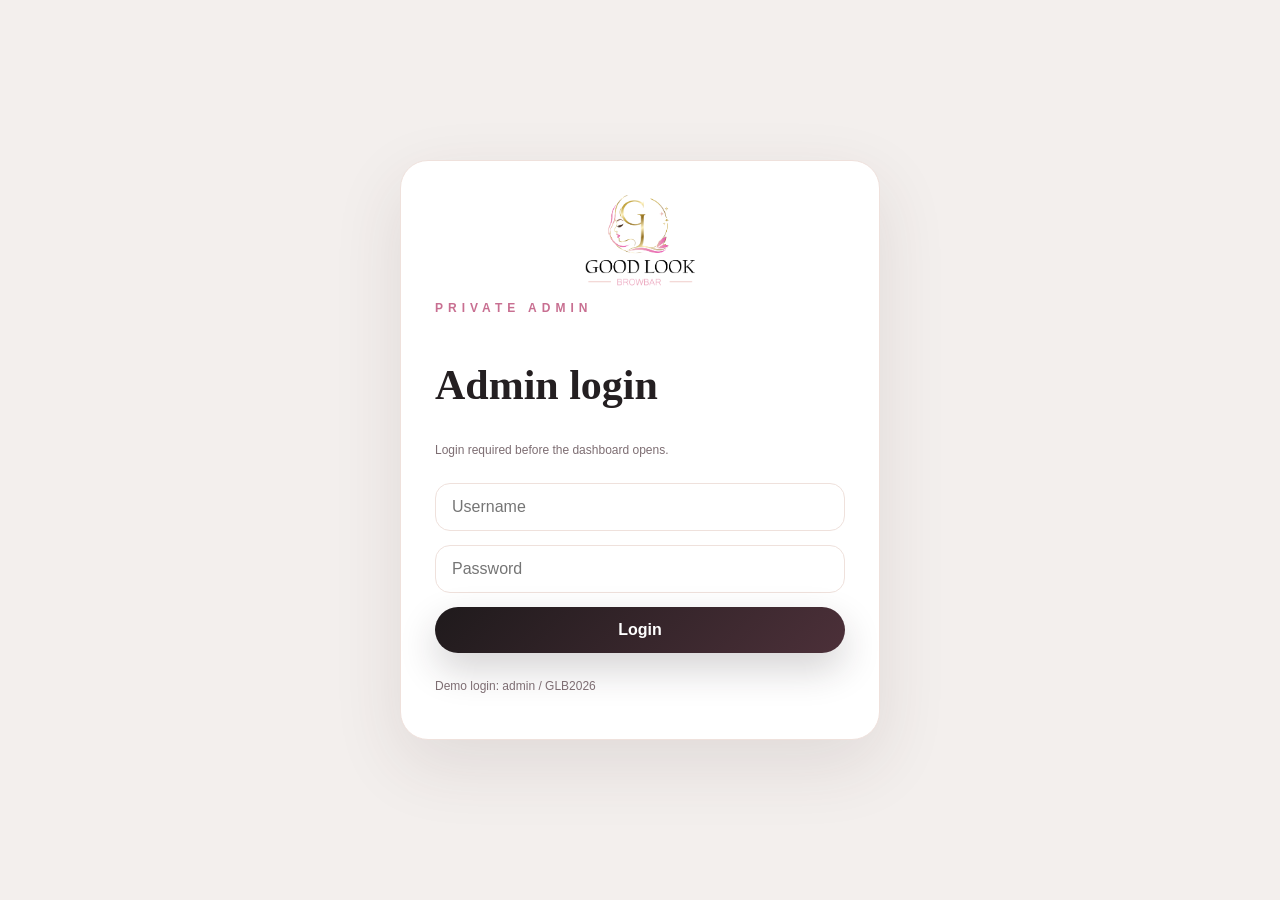
<file: admin.html>
<!doctype html><html lang="en"><head><meta charset="utf-8"><meta name="viewport" content="width=device-width,initial-scale=1"><title>Admin | Good Look Browbar</title><link rel="icon" href="assets/logo.png"><link rel="stylesheet" href="style.css"></head><body class="admin-body">
<section class="login-screen" id="loginScreen"><form class="login-card form" id="loginForm"><img src="assets/logo.png" alt="Good Look Browbar"><p class="eyebrow">Private Admin</p><h1>Admin login</h1><p class="small-text">Login required before the dashboard opens.</p><input required id="username" placeholder="Username"><input required id="password" type="password" placeholder="Password"><button class="btn" type="submit">Login</button><p class="small-text">Demo login: admin / GLB2026</p></form></section>
<section class="admin-shell hidden" id="adminShell"><aside class="sidebar"><div class="side-brand"><img src="assets/logo.png" alt="Good Look Browbar"><div><b>Good Look</b><span>Browbar Admin</span></div></div><nav class="side-nav"><button class="side-link active" data-page="dashboard">Dashboard</button><button class="side-link" data-page="products">Products</button><button class="side-link" data-page="orders">Orders</button><button class="side-link" data-page="appointments">Appointments</button><button class="side-link" data-page="services">Services</button><button class="side-link" data-page="settings">Settings</button></nav><div class="side-footer"><a class="btn light" href="index.html">View Website</a><button class="btn pink" id="logoutBtn">Logout</button></div></aside><main class="admin-main"><div class="admin-top"><div><h1 id="adminTitle">Dashboard</h1><p id="adminSubtitle">Manage your shop, orders and bookings.</p></div><button class="btn light" id="resetDb">Reset demo data</button></div>
<div class="admin-page active" id="page-dashboard"><div class="stats" id="stats"></div><div class="admin-grid"><div class="admin-card"><h2>Latest orders</h2><div id="latestOrders"></div></div><div class="admin-card"><h2>Upcoming appointments</h2><div id="latestAppointments"></div></div><div class="admin-card wide"><h2>Quick actions</h2><div class="hero-actions"><button class="btn" data-go="products">Add product</button><button class="btn light" data-go="appointments">Add appointment</button><button class="btn light" data-go="services">Manage services</button></div></div></div></div>
<div class="admin-page" id="page-products"><div class="management-grid"><div class="admin-card"><h2 id="productFormTitle">Add product</h2><form id="productForm" class="form"><input type="hidden" name="id"><div class="upload-panel"><img id="productPreview" class="upload-preview" src="assets/placeholder.png" alt="Product image preview"><label class="file-box">Upload product image<input id="productImage" type="file" accept="image/*"></label><button class="btn light" id="usePlaceholder" type="button">Use assets/placeholder.png</button></div><input required name="name" placeholder="Product name"><input name="category" placeholder="Category, example Brows"><textarea required name="description" placeholder="Short product description"></textarea><textarea name="longDescription" placeholder="Full product detail for product page"></textarea><textarea name="ingredients" placeholder="Ingredients or extra details"></textarea><div class="form-grid"><input required name="price" type="number" step="0.01" placeholder="Normal price"><input name="offerPrice" type="number" step="0.01" placeholder="Offer price optional"><input required name="stock" type="number" step="1" placeholder="Stock quantity"><select name="visible"><option value="true">Visible on website</option><option value="false">Hidden</option></select></div><label class="check"><input name="featured" type="checkbox"> Show on home page featured products</label><button class="btn" type="submit">Save product</button><button class="btn light" type="button" id="clearProductForm">Clear form</button></form></div><div class="admin-card"><h2>Manage products</h2><div id="productsTable"></div></div></div></div>
<div class="admin-page" id="page-orders"><div class="admin-card"><h2>Product orders</h2><div id="ordersTable"></div></div></div>
<div class="admin-page" id="page-appointments"><div class="management-grid"><div class="admin-card"><h2>Add appointment</h2><form id="appointmentForm" class="form"><input name="customer" required placeholder="Customer name"><input name="phone" required placeholder="Phone"><select name="service" id="appointmentService"></select><div class="form-grid"><input name="date" required type="date"><input name="time" required type="time"></div><select name="status"><option>Booked</option><option>Requested</option><option>Completed</option><option>Cancelled</option></select><textarea name="notes" placeholder="Notes"></textarea><button class="btn" type="submit">Save appointment</button></form></div><div class="admin-card"><h2>Manage appointments</h2><div id="appointmentsTable"></div></div></div></div>
<div class="admin-page" id="page-services"><div class="management-grid"><div class="admin-card"><h2 id="serviceFormTitle">Add service</h2><form id="serviceForm" class="form"><input type="hidden" name="id"><input name="name" required placeholder="Service name"><input name="price" required type="number" step="0.01" placeholder="Price"><input name="duration" required placeholder="Duration"><select name="visible"><option value="true">Visible</option><option value="false">Hidden</option></select><button class="btn" type="submit">Save service</button><button class="btn light" type="button" id="clearServiceForm">Clear form</button></form></div><div class="admin-card"><h2>Manage services</h2><div id="servicesTable"></div></div></div></div>
<div class="admin-page" id="page-settings"><div class="admin-card"><h2>Settings</h2><p class="notice">This static version stores products, orders, services and appointments in browser localStorage. For a real multi-device website, connect Firebase, Supabase, WordPress, Shopify or another backend later.</p><p>Admin login: <b>admin</b><br>Password: <b>GLB2026</b></p></div></div>
</main></section><div class="toast" id="toast"></div><script src="store.js"></script><script src="admin.js"></script></body></html>
</file>
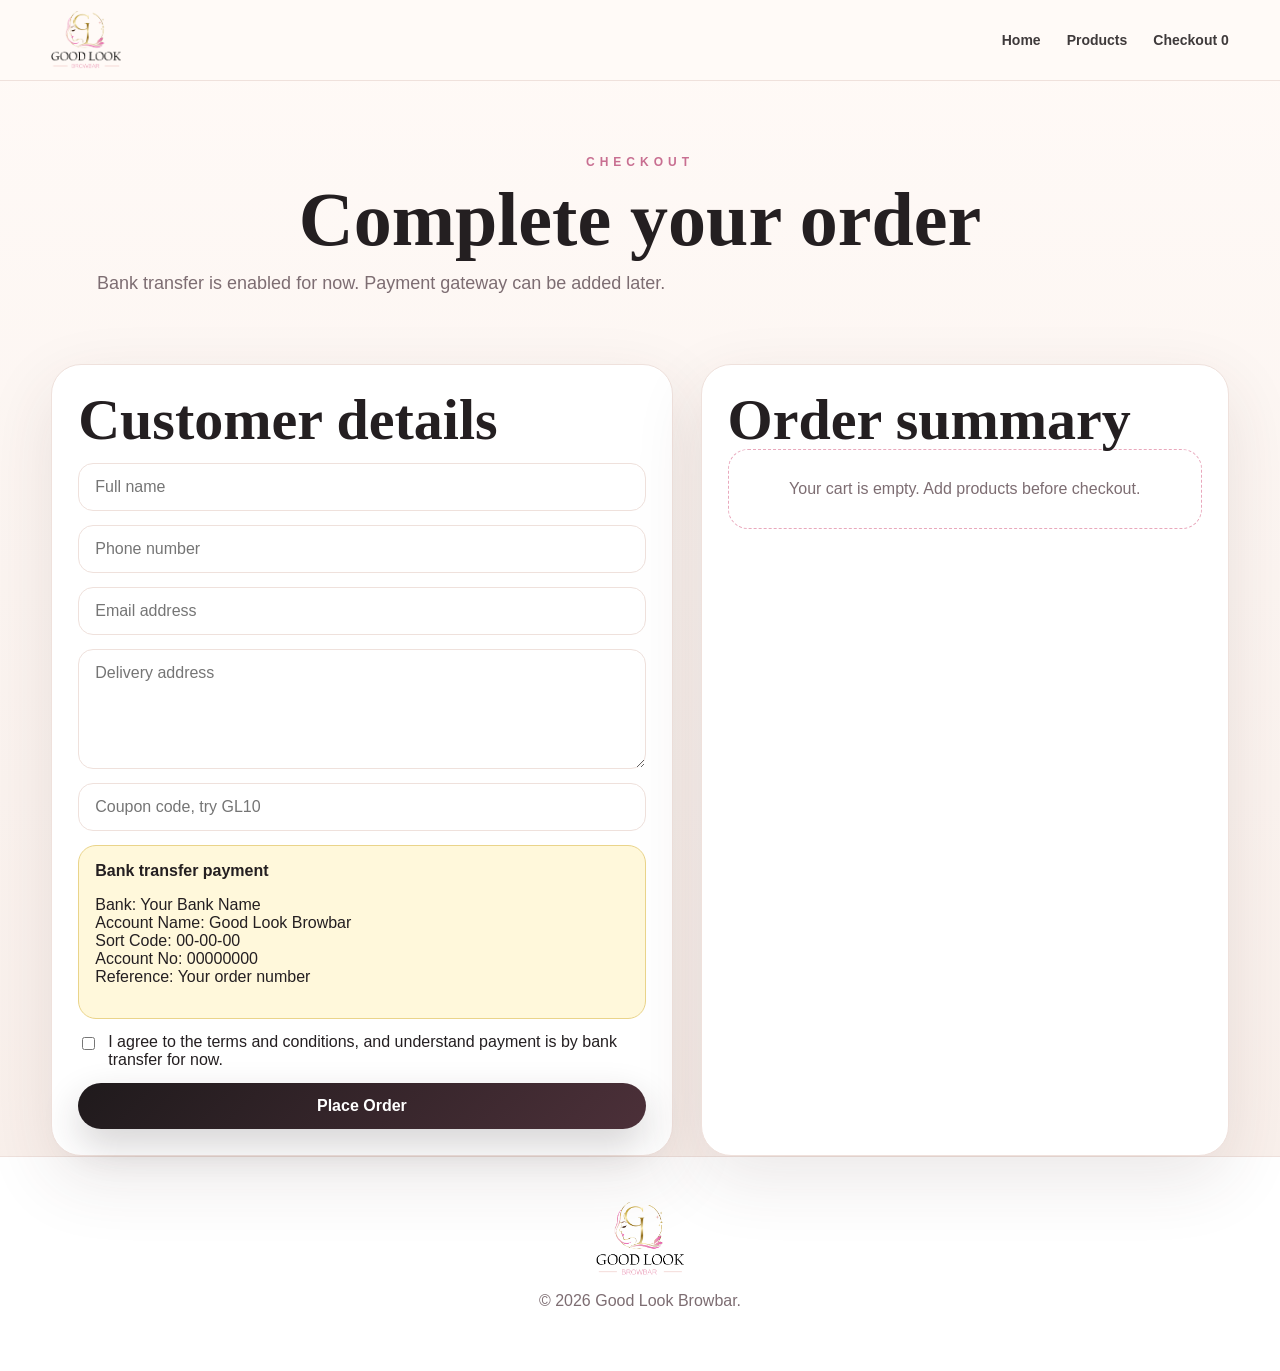
<file: checkout.html>
<!doctype html><html lang="en"><head><meta charset="utf-8"><meta name="viewport" content="width=device-width,initial-scale=1"><title>Checkout | Good Look Browbar</title><link rel="icon" href="assets/logo.png"><link rel="stylesheet" href="style.css"></head><body>
<header class="top"><nav class="nav"><a class="brand" href="index.html"><img src="assets/logo.png" alt="Good Look Browbar logo"></a><button class="menu" id="menuBtn">Menu</button><div class="links" id="navLinks"><a href="index.html">Home</a><a href="products.html">Products</a><a href="checkout.html">Checkout <span data-cart-count>0</span></a></div></nav></header>
<main class="container"><section class="page-hero"><p class="eyebrow">Checkout</p><h1>Complete your order</h1><p class="lead">Bank transfer is enabled for now. Payment gateway can be added later.</p></section><section class="checkout-layout"><form class="checkout-card form" id="checkoutForm"><h2 class="section-title">Customer details</h2><input required name="name" placeholder="Full name"><input required name="phone" placeholder="Phone number"><input required name="email" type="email" placeholder="Email address"><textarea required name="address" placeholder="Delivery address"></textarea><input id="coupon" placeholder="Coupon code, try GL10"><div class="bank-box"><b>Bank transfer payment</b><p>Bank: Your Bank Name<br>Account Name: Good Look Browbar<br>Sort Code: 00-00-00<br>Account No: 00000000<br>Reference: Your order number</p></div><label class="agree"><input required type="checkbox"> <span>I agree to the terms and conditions, and understand payment is by bank transfer for now.</span></label><button class="btn" type="submit">Place Order</button></form><aside class="checkout-card"><h2 class="section-title">Order summary</h2><div id="checkoutCart"></div></aside></section></main><footer class="footer"><img src="assets/logo.png" alt="Good Look Browbar logo"><p>© <span id="year"></span> Good Look Browbar.</p></footer><div class="toast" id="toast"></div><script src="store.js"></script><script src="checkout.js"></script></body></html>
</file>
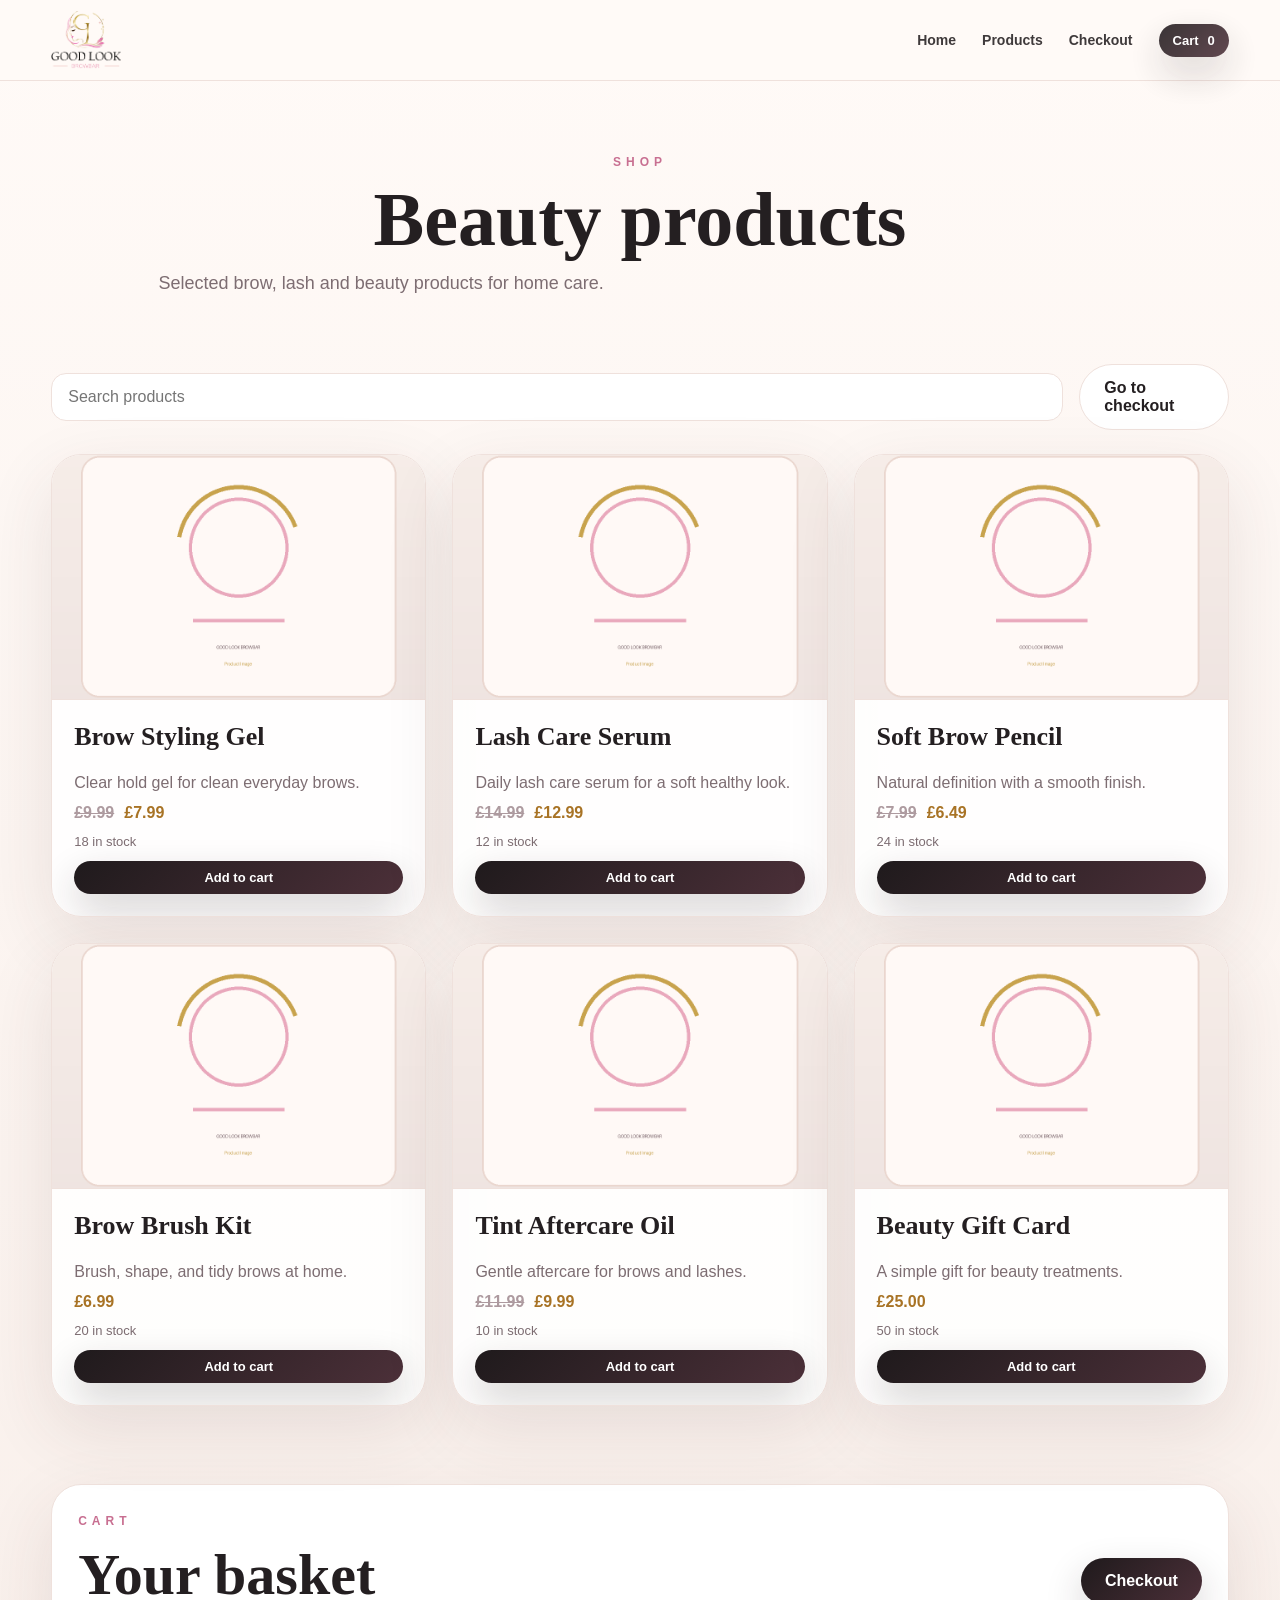
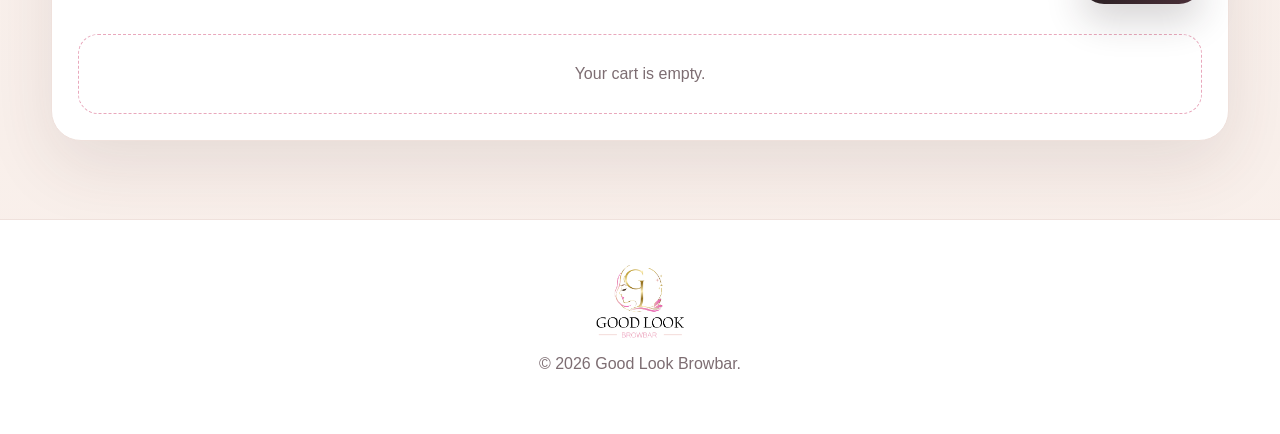
<file: products.html>
<!doctype html><html lang="en"><head><meta charset="utf-8"><meta name="viewport" content="width=device-width,initial-scale=1"><title>Products | Good Look Browbar</title><link rel="icon" href="assets/logo.png"><link rel="stylesheet" href="style.css"></head><body>
<header class="top"><nav class="nav"><a class="brand" href="index.html"><img src="assets/logo.png" alt="Good Look Browbar logo"></a><button class="menu" id="menuBtn">Menu</button><div class="links" id="navLinks"><a href="index.html">Home</a><a href="products.html">Products</a><a href="checkout.html">Checkout</a><a class="btn small" href="checkout.html">Cart <span data-cart-count>0</span></a></div></nav></header>
<main class="container"><section class="page-hero"><p class="eyebrow">Shop</p><h1>Beauty products</h1><p class="lead">Selected brow, lash and beauty products for home care.</p></section><div class="toolbar"><input id="searchProducts" placeholder="Search products"><a class="btn light" href="checkout.html">Go to checkout</a></div><section class="grid" id="productsGrid"></section><section class="section"><div class="cart-panel"><div class="section-head"><div><p class="eyebrow">Cart</p><h2>Your basket</h2></div><a class="btn" href="checkout.html">Checkout</a></div><div id="miniCart"></div></div></section></main><footer class="footer"><img src="assets/logo.png" alt="Good Look Browbar logo"><p>© <span id="year"></span> Good Look Browbar.</p></footer><div class="toast" id="toast"></div><script src="store.js"></script><script src="products.js"></script></body></html>
</file>
<file: style.css>
:root{--cream:#fbf6f3;--cream2:#fffaf7;--white:#fff;--ink:#241f21;--muted:#7d6d72;--pink:#e9a8bc;--pink2:#f8dce6;--gold:#c8a34d;--gold2:#e4cf86;--line:#efe1dc;--shadow:0 24px 70px rgba(75,47,43,.11);--dark:#2b2025;--side:#211a1e;--good:#0f8a53;--warn:#b77b25;--bad:#b8425c}*{box-sizing:border-box}html{scroll-behavior:smooth}body{margin:0;font-family:Inter,Arial,sans-serif;color:var(--ink);background:linear-gradient(180deg,#fffaf7 0%,#f8eee9 100%)}a{text-decoration:none;color:inherit}img{display:block;max-width:100%}button,input,textarea,select{font:inherit}.container,.nav{width:min(1180px,92vw);margin:auto}.top{position:sticky;top:0;z-index:30;background:rgba(255,250,247,.92);backdrop-filter:blur(18px);border-bottom:1px solid var(--line)}.nav{height:80px;display:flex;align-items:center;justify-content:space-between;gap:20px}.brand img{height:58px!important;width:auto!important;max-width:150px!important;object-fit:contain}.links{display:flex;align-items:center;gap:26px;font-size:14px;font-weight:800}.links a{opacity:.88}.links a:hover{color:#b75d80}.menu{display:none;background:#fff;border:1px solid var(--line);border-radius:12px;padding:9px 12px}.btn{border:0;border-radius:999px;padding:14px 24px;font-weight:900;display:inline-flex;align-items:center;justify-content:center;gap:9px;cursor:pointer;background:linear-gradient(135deg,#1f1a1c,#4c3039);color:#fff;box-shadow:0 16px 38px rgba(42,32,36,.2)}.btn:hover{transform:translateY(-1px)}.btn.light{background:#fff;color:var(--ink);border:1px solid var(--line);box-shadow:none}.btn.pink{background:linear-gradient(135deg,#f3c0cf,#e69aae);color:#3c2029}.btn.small{padding:9px 14px;font-size:13px}.hero{min-height:calc(100vh - 80px);display:grid;grid-template-columns:1.05fr .95fr;align-items:center;gap:44px;padding:72px 0}.eyebrow{margin:0 0 14px;letter-spacing:5px;text-transform:uppercase;color:#c86f91;font-size:12px;font-weight:900}.hero h1{font-family:Georgia,serif;font-size:clamp(48px,7vw,92px);line-height:.94;margin:0 0 22px;letter-spacing:-2px}.lead{font-size:18px;line-height:1.8;color:var(--muted);max-width:660px;margin:0 0 30px}.hero-actions{display:flex;gap:14px;flex-wrap:wrap}.hero-stats{display:flex;gap:18px;flex-wrap:wrap;margin-top:34px}.hero-stats span{background:rgba(255,255,255,.78);border:1px solid var(--line);border-radius:20px;padding:14px 18px;box-shadow:0 12px 38px rgba(75,47,43,.06);color:var(--muted)}.hero-stats b{display:block;font-size:22px;color:var(--ink)}.hero-card{position:relative;min-height:520px;border-radius:44px;background:radial-gradient(circle at 45% 28%,#fff 0,#fff7f2 42%,#f2dfd8 100%);border:1px solid var(--line);box-shadow:var(--shadow);display:grid;place-items:center;overflow:hidden}.hero-card:before{content:"";position:absolute;inset:30px;border:1px solid rgba(200,163,77,.38);border-radius:36px}.hero-card img{width:min(420px,82%);height:auto!important;filter:drop-shadow(0 14px 30px rgba(82,48,38,.15));position:relative;z-index:1}.shine{position:absolute;width:280px;height:280px;background:rgba(233,168,188,.28);filter:blur(60px);border-radius:50%;bottom:-90px;right:-60px}.section{padding:78px 0}.section-head{display:flex;justify-content:space-between;align-items:flex-end;gap:20px;margin-bottom:30px}.section h2,.section-title{font-family:Georgia,serif;font-size:clamp(38px,5vw,58px);line-height:1;margin:0}.section p{line-height:1.75}.intro{text-align:center;max-width:850px}.intro p:last-child{color:var(--muted);font-size:18px}.grid{display:grid;grid-template-columns:repeat(3,1fr);gap:26px}.service-grid{grid-template-columns:repeat(3,1fr)}.card{background:rgba(255,255,255,.9);border:1px solid var(--line);border-radius:30px;box-shadow:var(--shadow);overflow:hidden}.soft-card{padding:28px}.card:hover{transform:translateY(-3px);transition:.2s}.service-card span{display:grid;place-items:center;width:46px;height:46px;border-radius:15px;background:#fff0f5;color:#a84667;font-weight:900;margin-bottom:18px}.service-card h3,.product-card h3{font-family:Georgia,serif;font-size:26px;margin:0 0 10px}.service-card p,.product-card p{color:var(--muted);margin:0}.split{display:grid;grid-template-columns:.88fr 1.12fr;gap:30px;align-items:center}.price-list{background:#fff;border:1px solid var(--line);border-radius:30px;box-shadow:var(--shadow);padding:22px}.price-list div{display:flex;justify-content:space-between;gap:18px;padding:18px 8px;border-bottom:1px solid var(--line);font-weight:800}.price-list div:last-child{border-bottom:0}.price-list strong{color:#a87325}.gallery-grid{display:grid;grid-template-columns:1.2fr .8fr .8fr 1.2fr;gap:18px}.gallery-item{min-height:230px;border-radius:28px;background:linear-gradient(135deg,#fff,#f5ded7);border:1px solid var(--line);display:grid;place-items:center;color:#936c78;font-family:Georgia,serif;font-size:28px;box-shadow:var(--shadow)}.product-img,.service-img{width:100%;height:245px!important;object-fit:cover!important;background:#f7eee9;border-bottom:1px solid var(--line)}.product-card{display:flex;flex-direction:column}.product-card .body{padding:22px;display:grid;gap:12px;flex:1}.price-row{display:flex;align-items:center;gap:10px;font-weight:900}.old{text-decoration:line-through;color:#ad9a9f}.offer{color:#a87325}.stock{font-size:13px;color:var(--muted)}.booking-box{background:linear-gradient(135deg,#fff,#fff5f8);border:1px solid var(--line);border-radius:38px;padding:42px;text-align:center;box-shadow:var(--shadow)}.booking-box p{color:var(--muted)}.booking-form{display:grid;grid-template-columns:repeat(4,1fr);gap:14px;margin-top:24px}.booking-form button{grid-column:auto}.contact{display:grid;grid-template-columns:.8fr 1.2fr;gap:26px}.contact-card,.contact-form{background:#fff;border:1px solid var(--line);border-radius:30px;padding:30px;box-shadow:var(--shadow)}.form{display:grid;gap:14px}input,select,textarea{width:100%;padding:14px 16px;border:1px solid var(--line);border-radius:15px;background:#fff;color:var(--ink)}textarea{min-height:120px;resize:vertical}.footer{padding:45px 0;text-align:center;background:#fff;border-top:1px solid var(--line);color:var(--muted)}.footer img{height:74px!important;width:auto!important;max-width:180px!important;margin:0 auto 12px;object-fit:contain}.page-hero{padding:74px 0 34px;text-align:center}.page-hero h1{font-family:Georgia,serif;font-size:clamp(48px,6vw,76px);line-height:.95;margin:12px 0}.toolbar{display:flex;justify-content:space-between;gap:16px;align-items:center;margin-bottom:24px}.cart-panel,.checkout-card{background:#fff;border:1px solid var(--line);border-radius:30px;box-shadow:var(--shadow);padding:26px}.cart-row{display:grid;grid-template-columns:76px 1fr auto;gap:16px;align-items:center;padding:16px 0;border-bottom:1px solid var(--line)}.cart-row img{width:76px;height:76px;border-radius:18px;object-fit:cover}.cart-row h4{margin:0 0 4px}.qty{display:flex;gap:8px;align-items:center}.notice{padding:16px;border-radius:18px;background:#fff3f7;border:1px solid #f2cbd7;color:#7b4a5b}.empty{padding:30px;border:1px dashed var(--pink);border-radius:20px;text-align:center;color:var(--muted);background:#fff}.checkout-layout{display:grid;grid-template-columns:1fr .85fr;gap:28px}.summary-line{display:flex;justify-content:space-between;padding:12px 0;border-bottom:1px solid var(--line)}.agree{display:flex;gap:10px;align-items:flex-start}.agree input{width:auto;margin-top:4px}.bank-box{background:#fff8db;border:1px solid #ead48a;border-radius:18px;padding:16px}.admin-body{background:#f3efed;color:#241f21}.login-screen{min-height:100vh;display:grid;place-items:center;padding:30px}.login-card{width:min(480px,92vw);background:#fff;border:1px solid var(--line);border-radius:28px;padding:34px;box-shadow:var(--shadow)}.login-card img{height:92px!important;width:auto!important;max-width:170px!important;margin:auto;object-fit:contain}.login-card h1{font-family:Georgia,serif;font-size:42px;margin:18px 0 8px}.admin-shell{min-height:100vh;display:grid;grid-template-columns:280px 1fr}.sidebar{background:var(--side);color:#fff;position:sticky;top:0;height:100vh;padding:18px;display:flex;flex-direction:column;gap:18px}.side-brand{display:flex;align-items:center;gap:12px;background:rgba(255,255,255,.06);border-radius:18px;padding:12px}.side-brand img{height:54px!important;width:auto!important;max-width:78px!important;background:#fff;border-radius:14px;object-fit:contain}.side-brand b{display:block}.side-brand span{font-size:12px;color:#e9c5d0}.side-nav{display:grid;gap:7px}.side-link{display:flex;align-items:center;gap:10px;padding:13px 14px;border-radius:14px;color:#f7edf1;font-weight:800;border:0;background:transparent;text-align:left;cursor:pointer}.side-link:hover,.side-link.active{background:#3b2d33}.side-footer{margin-top:auto;display:grid;gap:10px}.admin-main{padding:24px;min-width:0}.admin-top{background:#fff;border:1px solid var(--line);border-radius:24px;padding:20px 24px;box-shadow:0 12px 40px rgba(60,45,42,.06);display:flex;align-items:center;justify-content:space-between;gap:18px;margin-bottom:24px}.admin-top h1{font-family:Georgia,serif;font-size:38px;margin:0}.admin-top p{margin:5px 0 0;color:var(--muted)}.admin-page{display:none}.admin-page.active{display:block}.stats{display:grid;grid-template-columns:repeat(4,1fr);gap:18px;margin-bottom:24px}.stat{background:#fff;border:1px solid var(--line);border-radius:22px;padding:22px;box-shadow:0 12px 40px rgba(60,45,42,.06);border-left:6px solid var(--pink)}.stat b{font-size:36px;color:#9f6e23;display:block}.stat span{color:var(--muted);font-weight:900}.admin-grid{display:grid;grid-template-columns:1fr 1fr;gap:22px}.admin-card{background:#fff;border:1px solid var(--line);border-radius:24px;padding:22px;box-shadow:0 14px 44px rgba(60,45,42,.07);overflow:auto}.admin-card h2{font-family:Georgia,serif;font-size:32px;margin:0 0 18px}.admin-card.wide{grid-column:1/-1}.management-grid{display:grid;grid-template-columns:380px 1fr;gap:22px;align-items:start}.upload-panel{background:#fff7fa;border:1px solid #f2cfda;border-radius:22px;padding:16px;display:grid;gap:12px}.upload-preview{width:100%;height:240px;object-fit:cover;border-radius:18px;border:1px solid var(--line);background:#f7eee9}.file-box{border:2px dashed #e8a9bc;background:#fff;border-radius:18px;padding:16px;text-align:center;color:#743f50;font-weight:900}.file-box input{margin-top:10px;background:#fff}.form-grid{display:grid;grid-template-columns:1fr 1fr;gap:14px}.full{grid-column:1/-1}.check{display:flex;align-items:center;gap:10px;font-weight:800}.check input{width:auto}.admin-table{width:100%;border-collapse:separate;border-spacing:0 8px}.admin-table th{background:#fff1f6;color:#724253;font-size:13px;text-align:left;padding:12px}.admin-table td{background:#fffaf8;border-top:1px solid var(--line);border-bottom:1px solid var(--line);padding:12px;vertical-align:top}.admin-table th:first-child,.admin-table td:first-child{border-radius:14px 0 0 14px}.admin-table th:last-child,.admin-table td:last-child{border-radius:0 14px 14px 0}.thumb{width:70px;height:70px;object-fit:cover;border-radius:16px;border:1px solid var(--line);background:#f7eee9}.pill{display:inline-flex;border-radius:999px;background:#f8dce6;color:#804256;padding:7px 11px;font-size:12px;font-weight:900}.actions{display:flex;flex-wrap:wrap;gap:7px}.icon-btn{border:0;border-radius:999px;padding:8px 12px;font-size:12px;font-weight:900;background:#f8dce6;color:#512b38;cursor:pointer}.icon-btn.dark{background:#2a2024;color:#fff}.icon-btn.gold{background:#f4e8c0;color:#6c4b0f}.small-text{font-size:12px;color:var(--muted)}.hidden{display:none!important}.toast{position:fixed;right:22px;bottom:22px;background:#2b2025;color:#fff;border-radius:16px;padding:14px 18px;box-shadow:0 16px 45px rgba(0,0,0,.25);z-index:80;display:none}.toast.show{display:block}@media(max-width:980px){.hero,.split,.contact,.checkout-layout,.admin-grid,.management-grid{grid-template-columns:1fr}.grid,.service-grid,.stats{grid-template-columns:1fr 1fr}.hero-card{min-height:380px}.booking-form{grid-template-columns:1fr 1fr}.admin-shell{grid-template-columns:1fr}.sidebar{position:relative;height:auto}.admin-main{padding:14px}.gallery-grid{grid-template-columns:1fr 1fr}.links{position:absolute;left:4vw;right:4vw;top:80px;background:#fff;border:1px solid var(--line);border-radius:20px;padding:18px;display:none;flex-direction:column;align-items:flex-start;box-shadow:var(--shadow)}.links.open{display:flex}.menu{display:block}}@media(max-width:620px){.grid,.service-grid,.stats,.booking-form,.form-grid{grid-template-columns:1fr}.section{padding:54px 0}.hero{padding:45px 0}.hero h1{font-size:48px}.section-head,.toolbar,.admin-top{align-items:flex-start;flex-direction:column}.cart-row{grid-template-columns:64px 1fr}.cart-row .qty{grid-column:2}.gallery-grid{grid-template-columns:1fr}.admin-table{font-size:13px}.admin-card{padding:16px}.logo-cell{display:none}}
</file>
